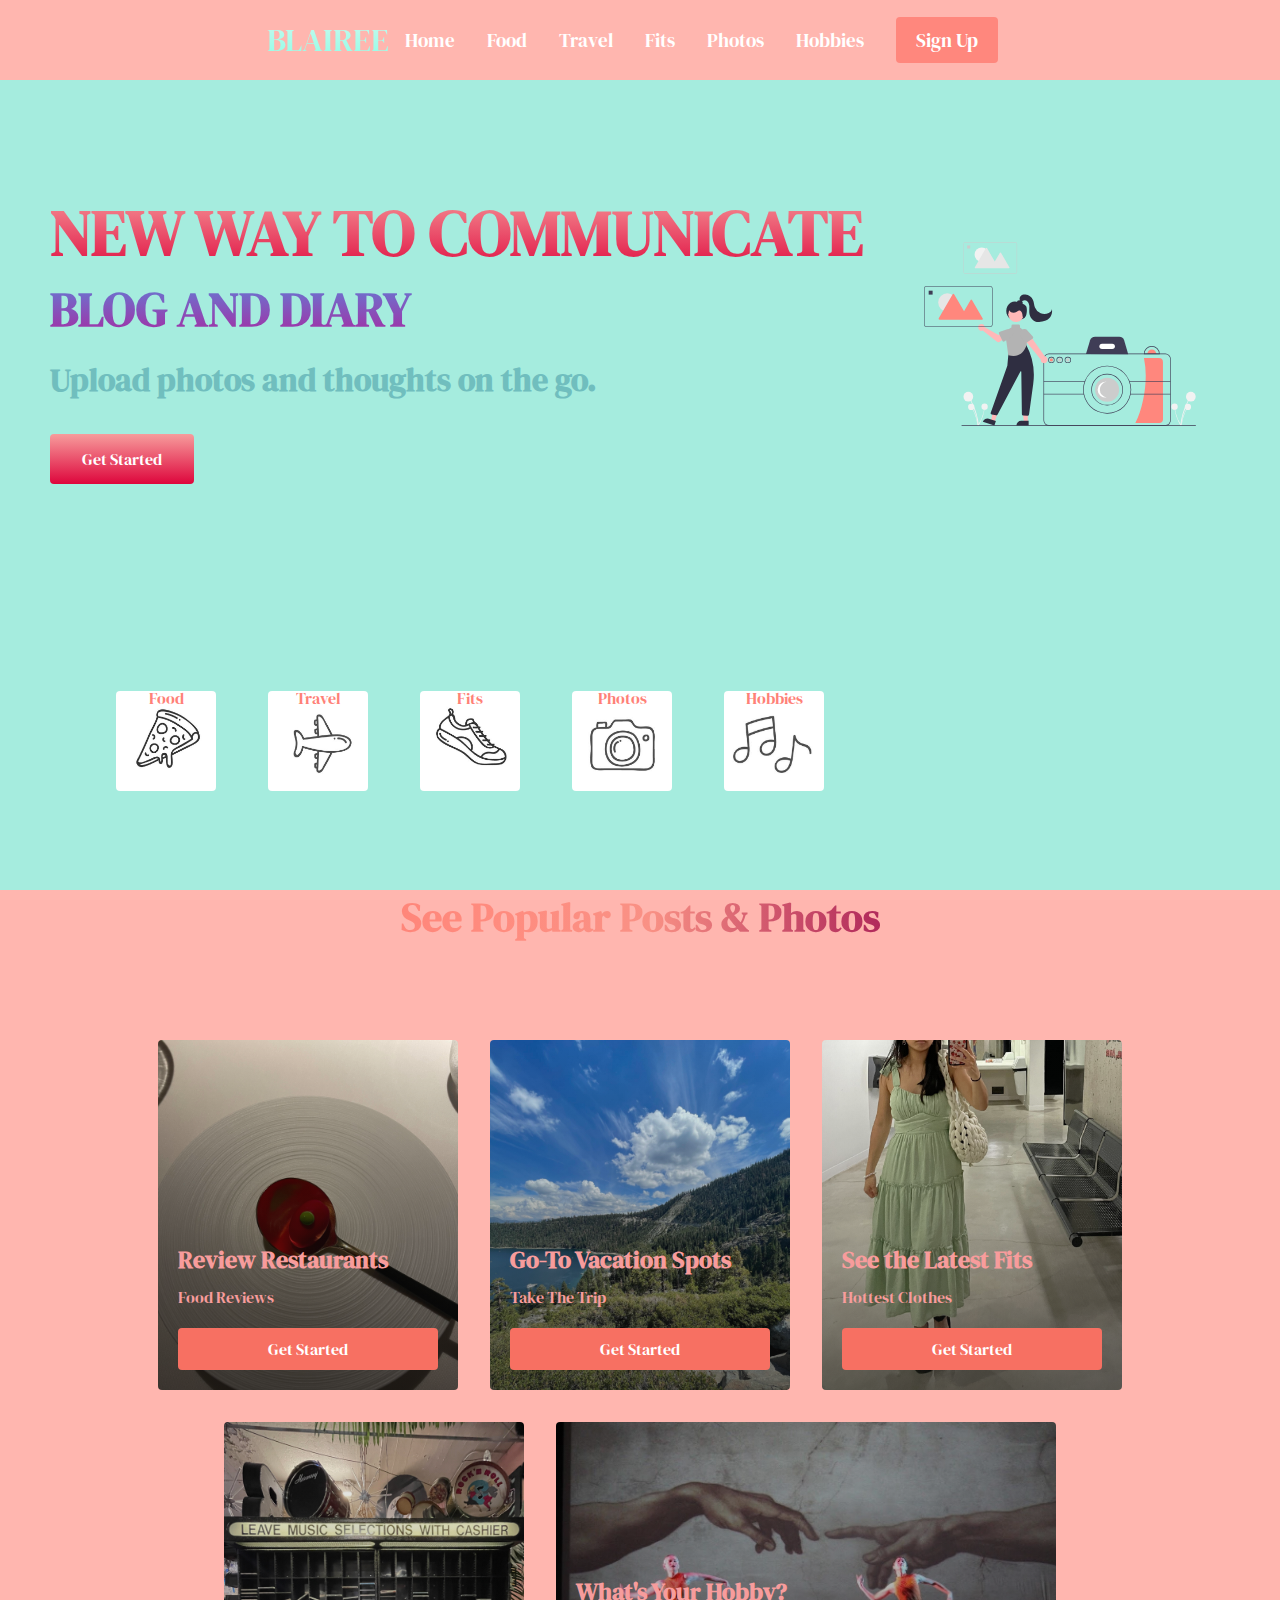
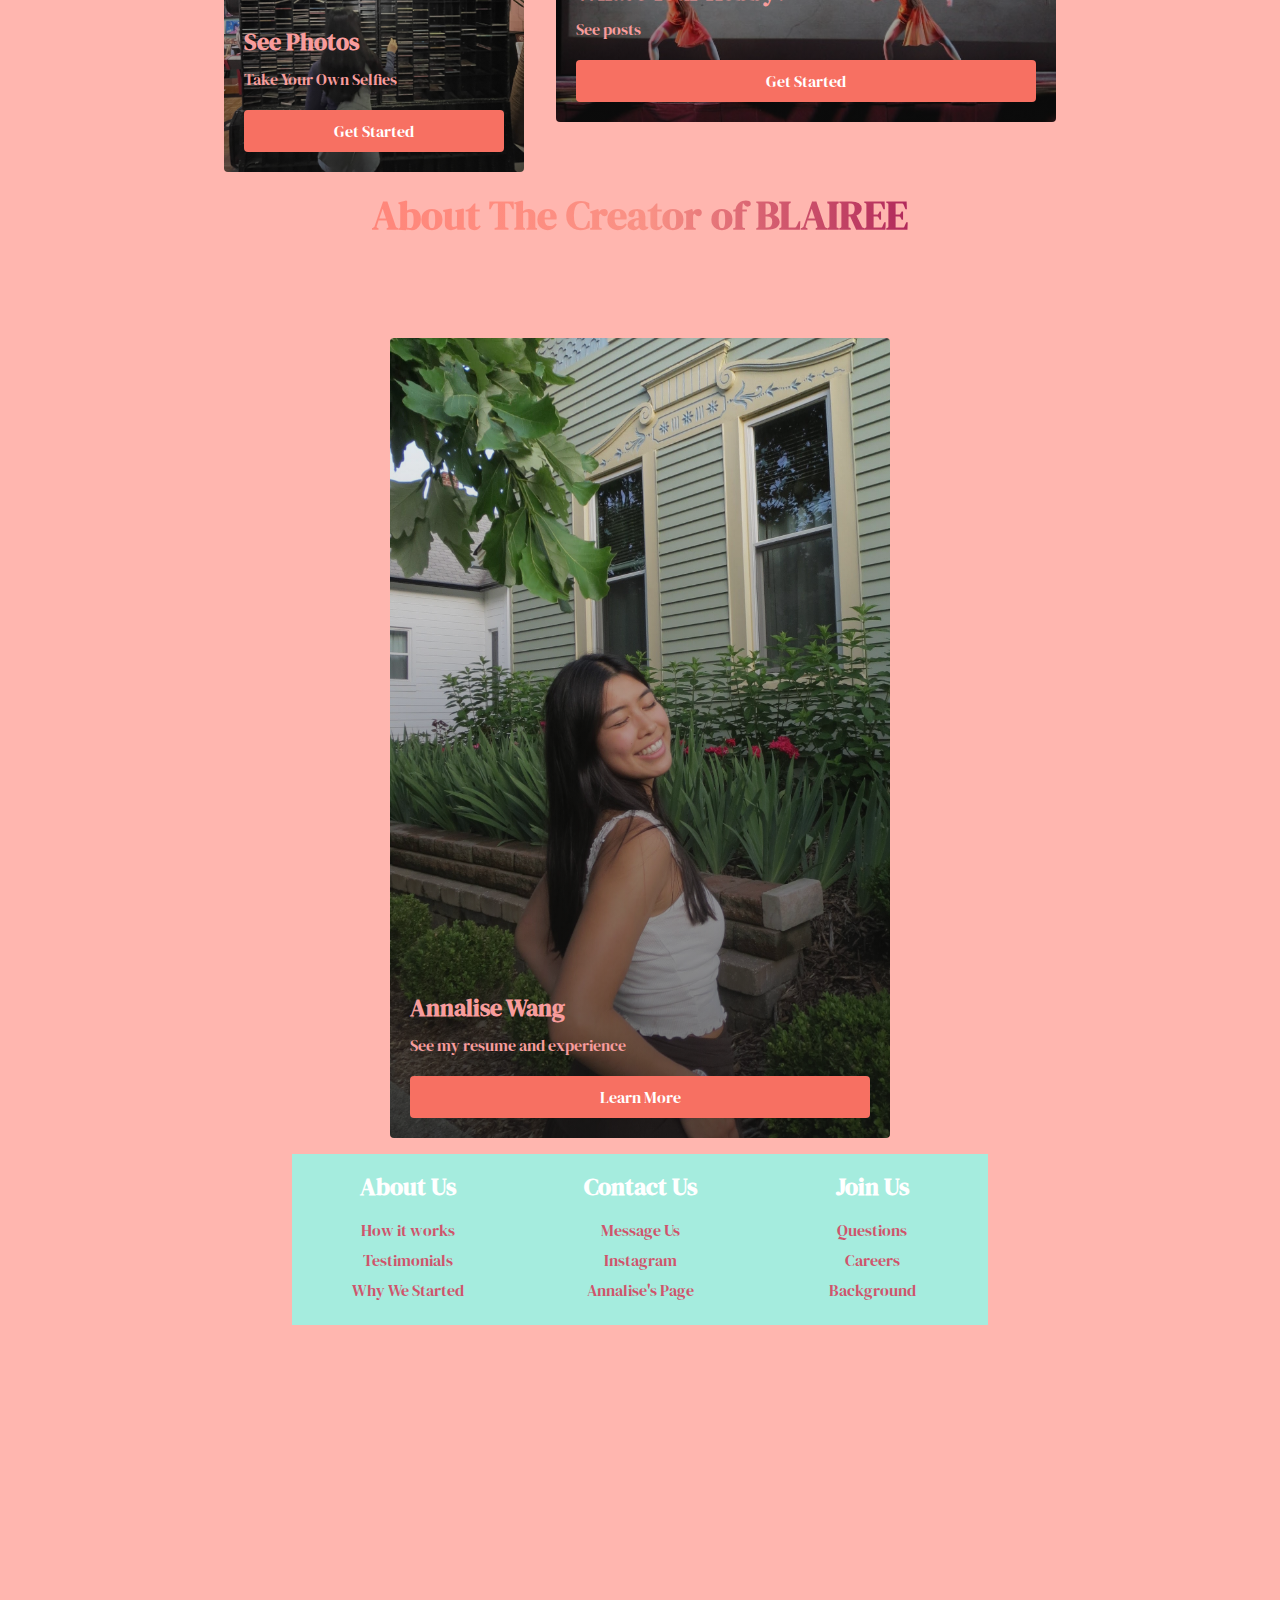
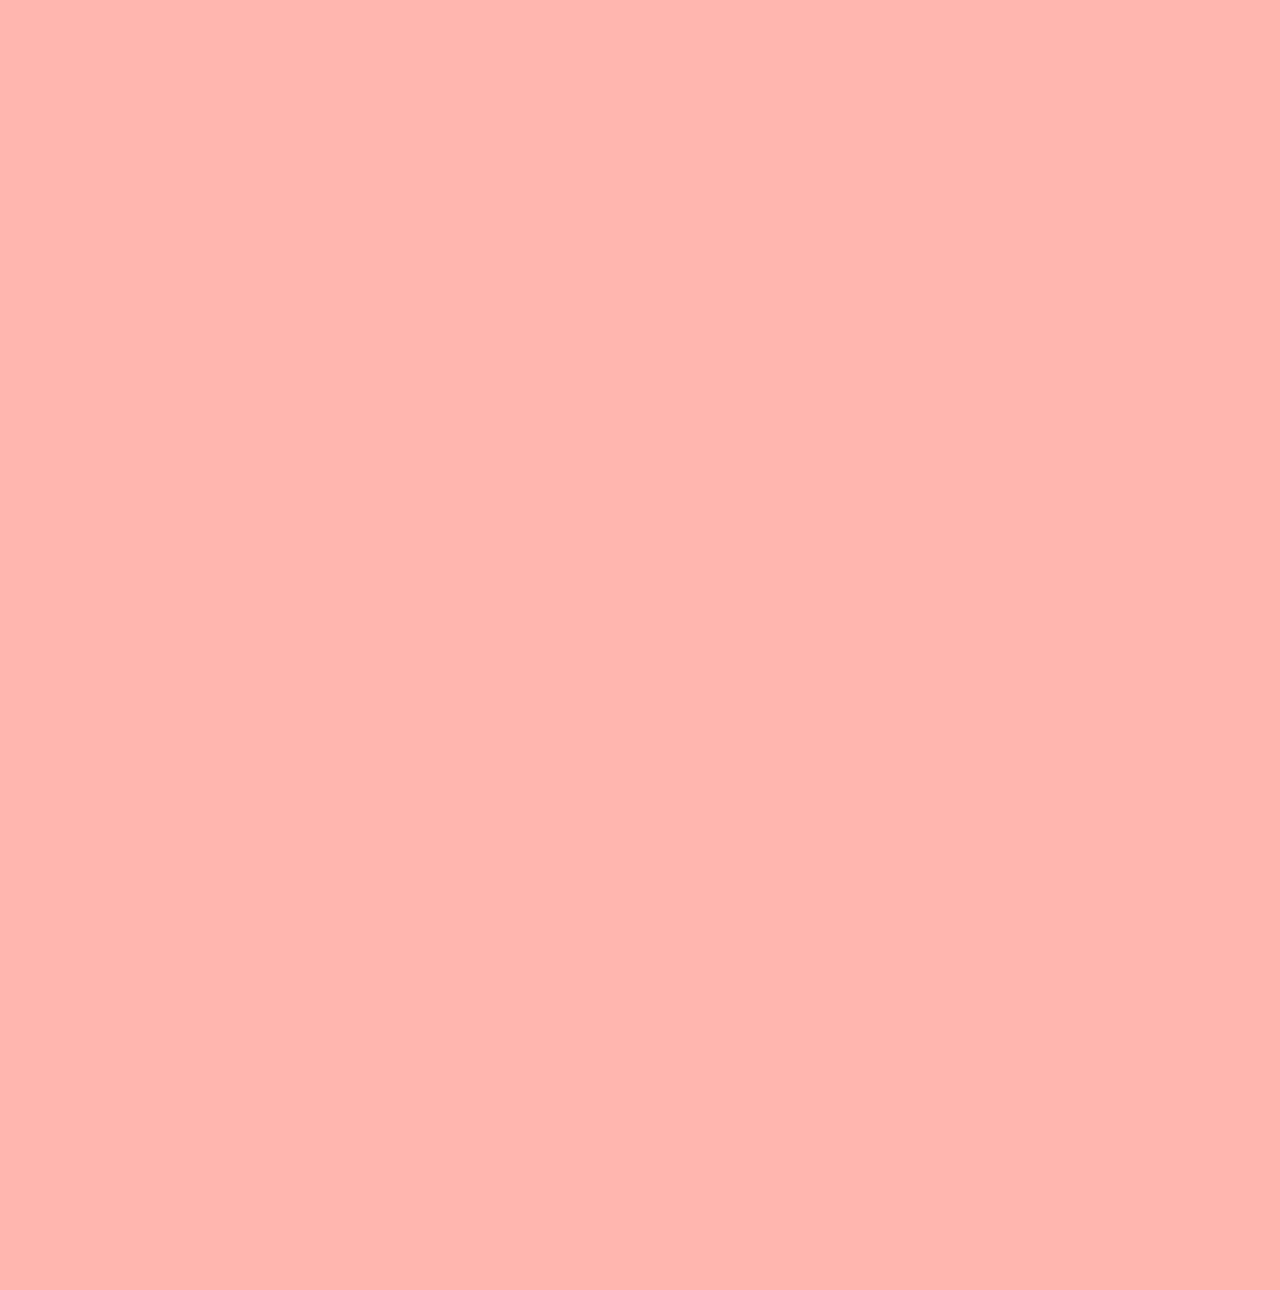
<file: index.html>
<!DOCTYPE html>
<html lang="en">
    <head>
        <meta charset="UTF-8"/>
        <meta name="viewport" content="width=device-width, initial-scale=1.0"/>
        <title>BLAIREE Website</title>
        <link rel="stylesheet" href="styles.css"/>

        <link rel="preconnect" href="https://fonts.googleapis.com">
        <link rel="preconnect" href="https://fonts.gstatic.com" crossorigin>
        <link href="https://fonts.googleapis.com/css2?family=DM+Serif+Display:ital@0;1&display=swap"
         rel="stylesheet">
    </head>
    <body>
        <!-- Navbar Section-->
        <nav class="navbar">
            <div class="navbar__container">
                <a href="/" id="navbar__logo">BLAIREE</a>
                <div class="navbar__toggle" id="mobile-menu">
                    <span class="bar"></span>
                    <span class="bar"></span>
                    <span class="bar"></span>
                    <span class="bar"></span>
                    <span class="bar"></span>
                    <span class="bar"></span>
                </div>
                <ul class="navbar__menu">
                    <li class="navbar__item">
                        <a href="/" class="navbar__links">Home</a>
                    </li>
                    <li class="navbar__item">
                        <a href="/food.html" class="navbar__links">Food</a>
                    </li>
                    <li class="navbar__item">
                        <a href="/travel.html" class="navbar__links">Travel</a>
                    </li>
                    <li class="navbar__item">
                        <a href="/fits.html" class="navbar__links">Fits</a>
                    </li>
                    <li class="navbar__item">
                        <a href="/photos.html" class="navbar__links">Photos</a>
                    </li>
                    <li class="navbar__item">
                        <a href="/hobbies.html" class="navbar__links">Hobbies</a>
                    </li>
                    <li class="navbar__btn">
                        <a href="signup.php" class="button">Sign Up</a>
                    </li>
                </ul>
            </div>
        </nav>

        <!-- Hero Section-->
         <div class = "main">
            <div class="main__container">
                <div class="main__content">
                    <h1>NEW WAY TO COMMUNICATE</h1>
                    <h2>BLOG AND DIARY</h2>
                    <p>Upload photos and thoughts on the go.</p>
                
                    <button class="main__btn"><a href="/">Get Started</a>
                    </button>

                </div>
                <div class="main__img--container">
                    <img src="images/photos.svg" alt="pic" id="main__img">
                </div>


                <div class="icons__container">
                    <ul class="icons__menu">
                        <li class="icons__item">
                            <a href="/food.html" class="icons__links">Food</a>
                        </li>
                        <li class="icons__item">
                            <a href="/travel.html" class="icons__links">Travel</a>
                        </li>
                        <li class="icons__item">
                            <a href="/fits.html" class="icons__links">Fits</a>
                        </li>
                        <li class="icons__item">
                            <a href="/photos.html" class="icons__links">Photos</a>
                        </li>
                        <li class="icons__item">
                            <a href="/hobbies.html" class="icons__links">Hobbies</a>
                        </li>
                       
                    </ul>
                </div>

            </div>  
         </div>



         <!-- Services Section -->
          <div class="services">
            <h1>See Popular Posts & Photos</h1>
            <div class="services__container">
                <div class="services__card">
                    <h2>Review Restaurants</h2>
                    <p>Food Reviews</p>
                    <button>Get Started</button>
                </div>

                <div class="services__card">
                    <h2>Go-To Vacation Spots</h2>
                    <p>Take The Trip</p>
                    <button>Get Started</button>
                </div>

                <div class="services__card">
                    <h2>See the Latest Fits</h2>
                    <p>Hottest Clothes</p>
                    <button>Get Started</button>
                </div>

                <div class="services__card">
                    <h2>See Photos</h2>
                    <p>Take Your Own Selfies</p>
                    <button>Get Started</button>
                </div>

                <div class="services__card">
                    <h2>What's Your Hobby?</h2>
                    <p>See posts</p>
                    <button>Get Started</button>
                </div>
            </div>

        <!-- ABOUT ME SECTION?-->
        
        
        <div class="creator">
            <h1>About The Creator of BLAIREE</h1>
            <div class="creator__container">
                <div class="creator__card">
                    <h2>Annalise Wang</h2>
                    <p>See my resume and experience</p>
                    <button>Learn More</button>
                </div>

                <!-- <div class="creator__card">
                    <h2>Jorge Barco</h2>
                    <p>See my resume and experience</p>
                    <button>Learn More</button>
                </div> -->
            </div>

             <!-- Footer Section -->
        <div class="footer__container">
            <div class="footer__links">
                <div class="footer__link--wrapper">
                    <div class="footer__link--items">
                        <h2>About Us</h2>
                        <a href="/">How it works</a>
                        <a href="/">Testimonials</a>
                        <a href="/">Why We Started</a>
                    </div>

                    <div class="footer__link--items">
                        <h2>Contact Us</h2>
                        <a href="/">Message Us</a>
                        <a href="/">Instagram</a>
                        <a href="/">Annalise's Page</a>
                        
                    </div>

                    <div class="footer__link--items">
                        <h2>Join Us</h2>
                        <a href="/">Questions</a>
                        <a href="/">Careers</a>
                        <a href="/">Background</a>
                    </div>
                </div>
            </div>  
        </div>
        <script src = "app.js"></script>
    </body> 
</html>
</file>
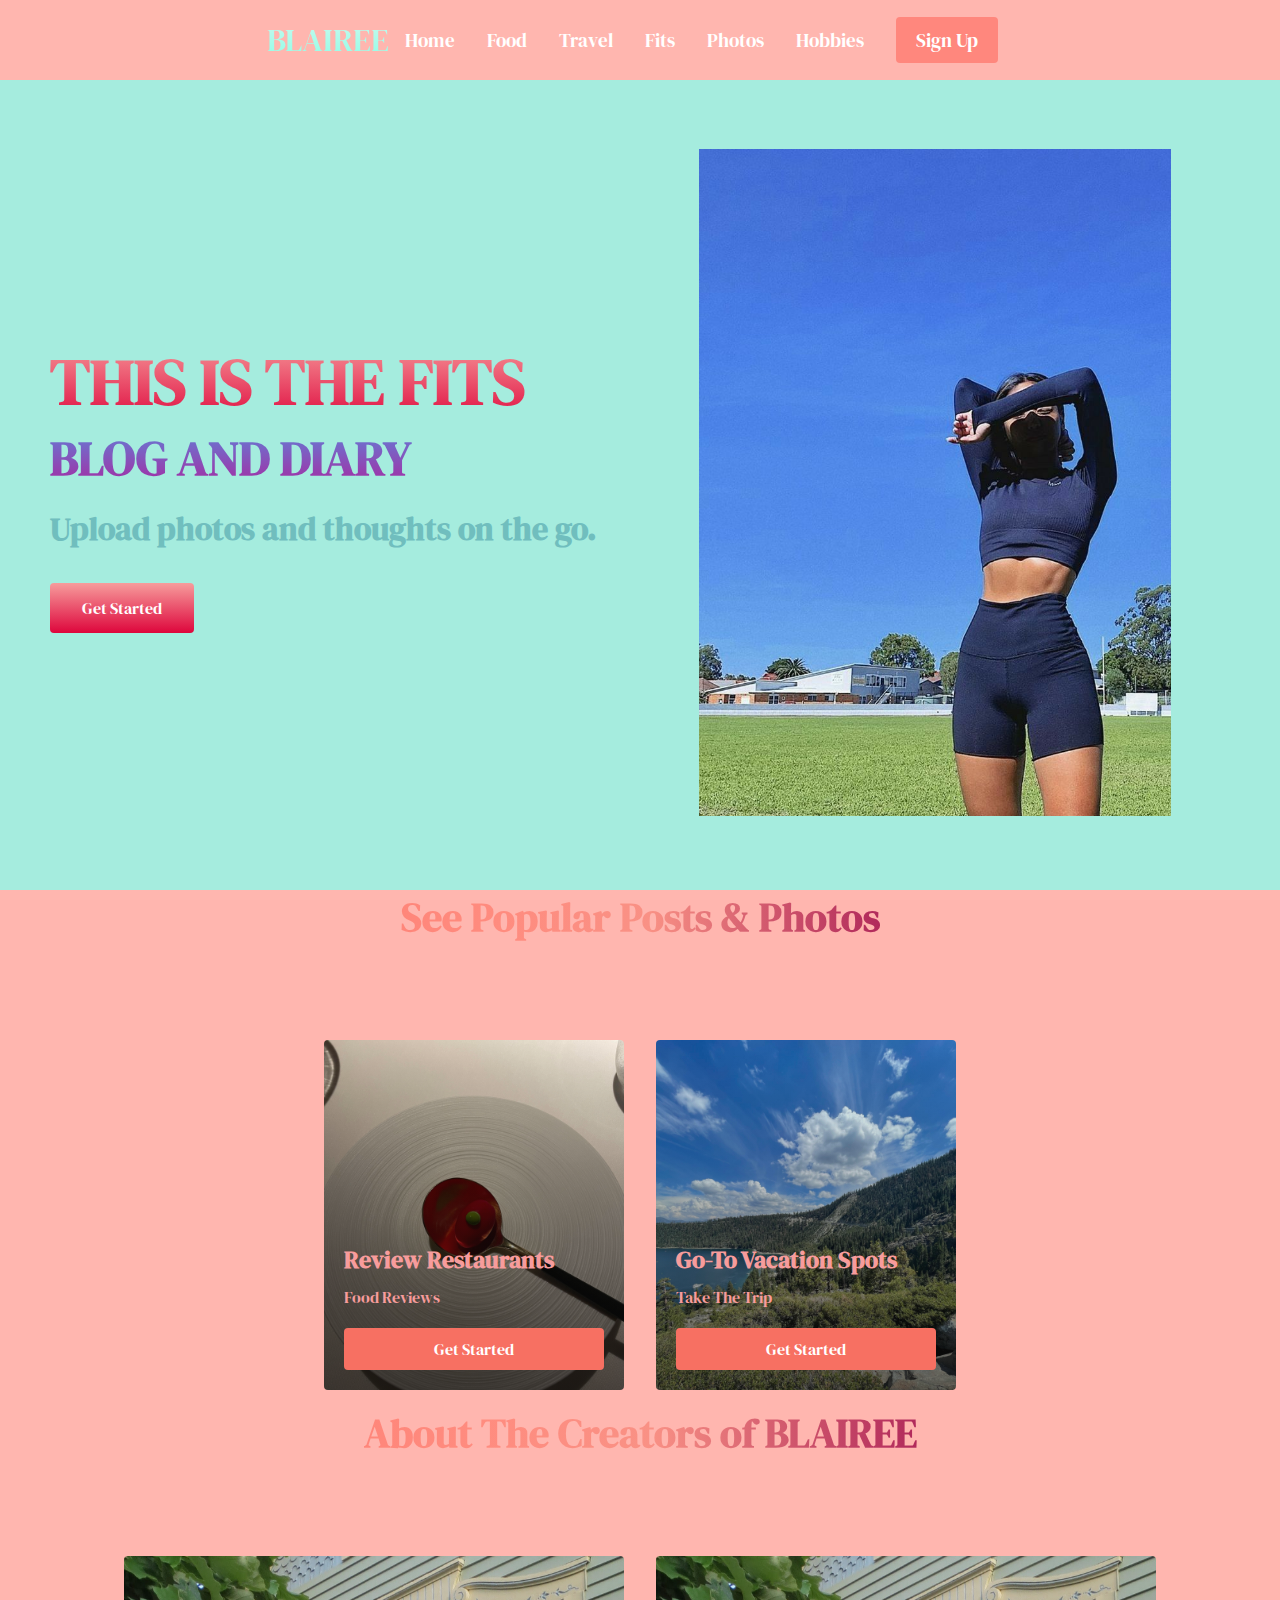
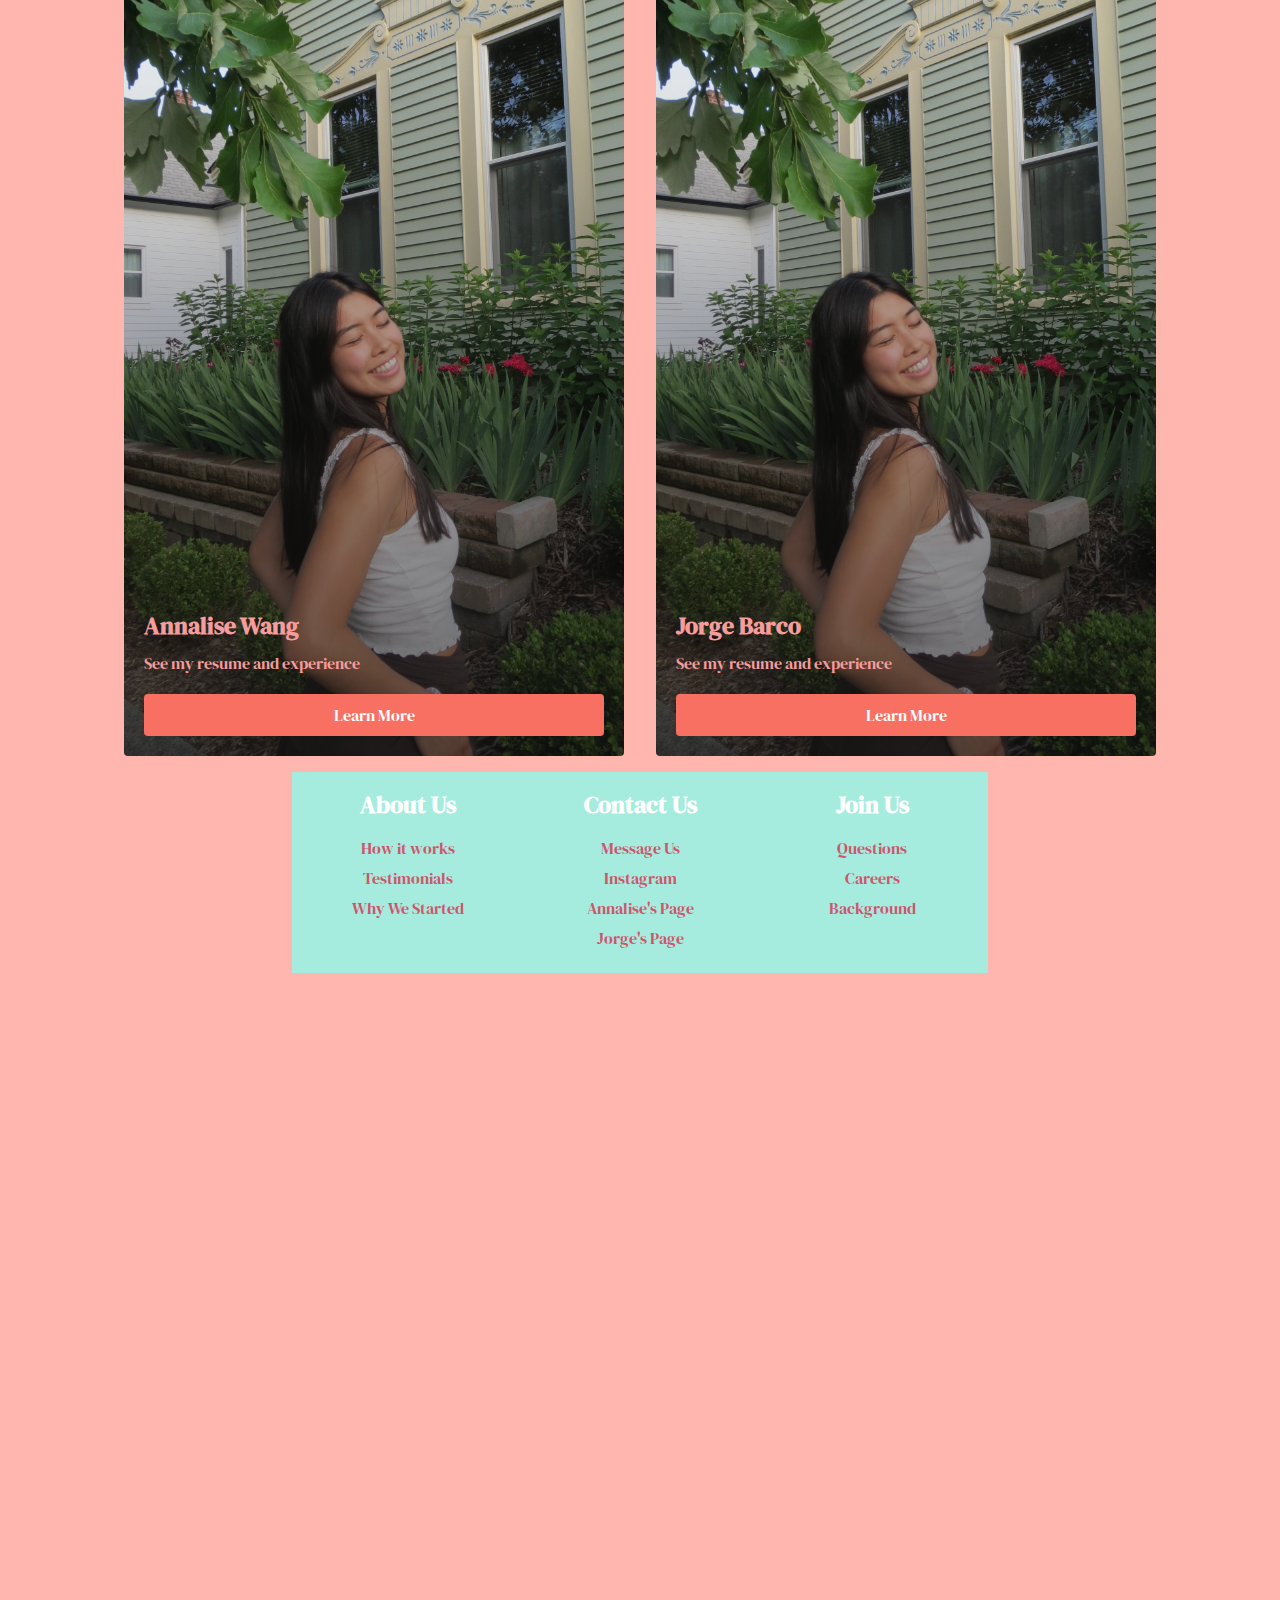
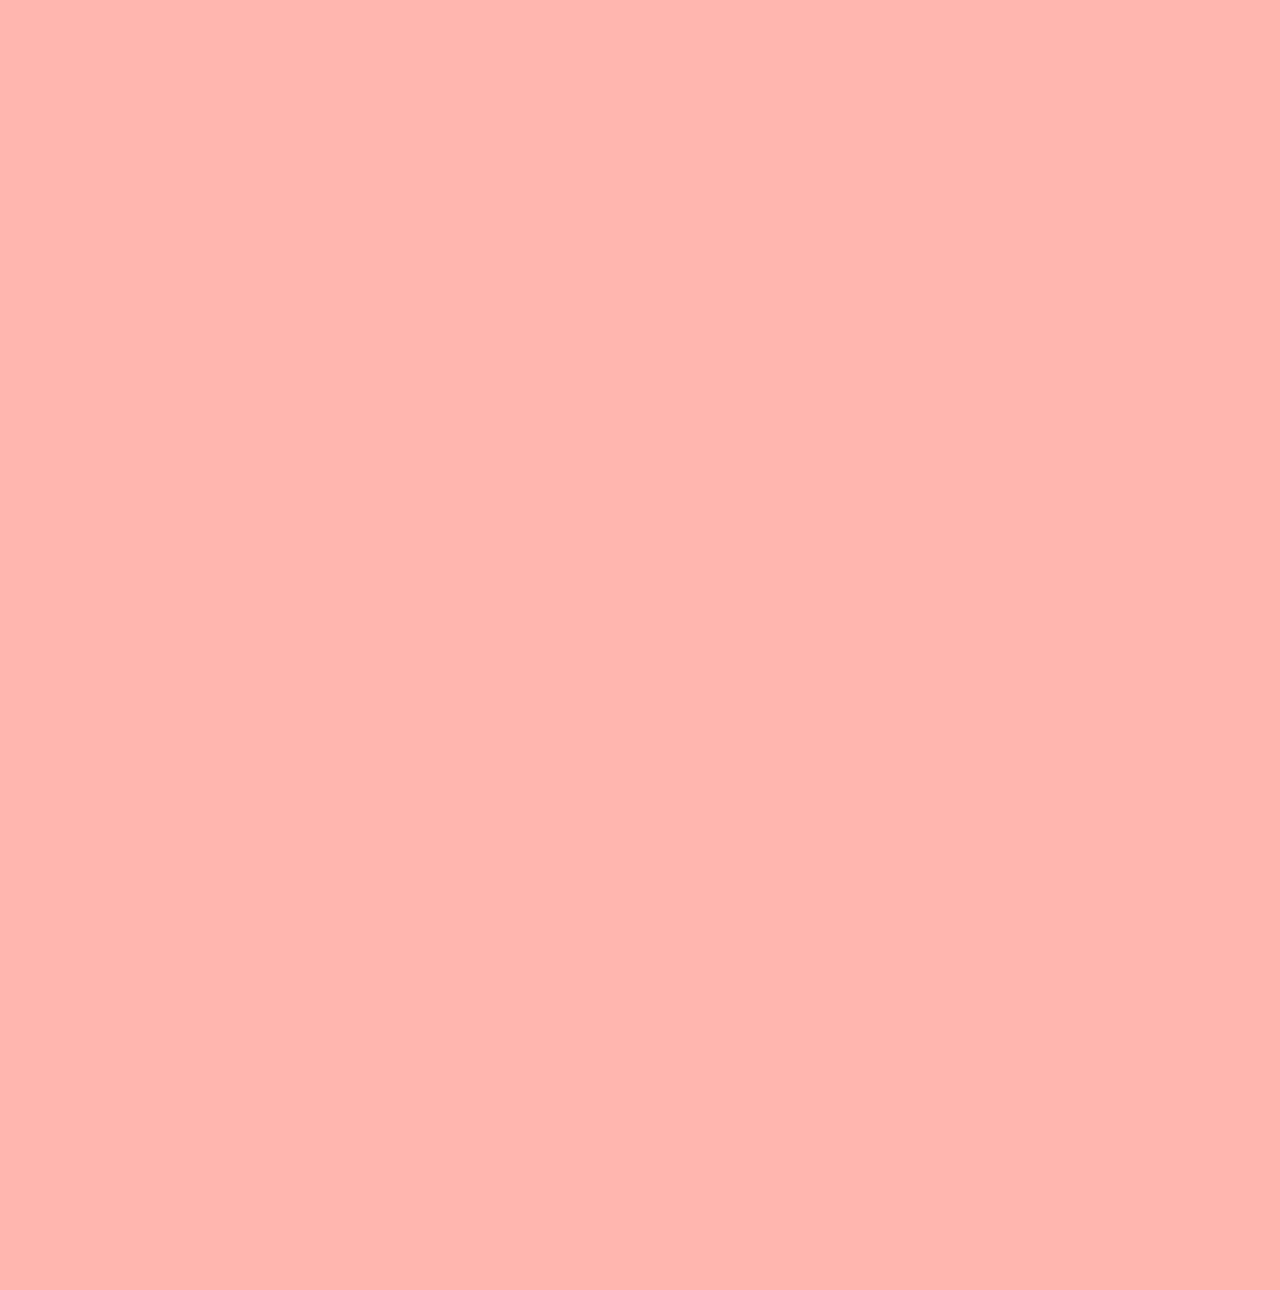
<file: fits.html>
<!DOCTYPE html>
<html lang="en">
    <head>
        <meta charset="UTF-8"/>
        <meta name="viewport" content="width=device-width, initial-scale=1.0"/>
        <title>BLAIREE Website</title>
        <link rel="stylesheet" href="styles.css"/>

        <link rel="preconnect" href="https://fonts.googleapis.com">
        <link rel="preconnect" href="https://fonts.gstatic.com" crossorigin>
        <link href="https://fonts.googleapis.com/css2?family=DM+Serif+Display:ital@0;1&display=swap"
         rel="stylesheet">
    </head>
    <body>
        <!-- Navbar Section-->
        <nav class="navbar">
            <div class="navbar__container">
                <a href="/" id="navbar__logo">BLAIREE</a>
                <div class="navbar__toggle" id="mobile-menu">
                    <span class="bar"></span>
                    <span class="bar"></span>
                    <span class="bar"></span>
                    <span class="bar"></span>
                    <span class="bar"></span>
                    <span class="bar"></span>
                </div>
                <ul class="navbar__menu">
                    <li class="navbar__item">
                        <a href="/" class="navbar__links">Home</a>
                    </li>
                    <li class="navbar__item">
                        <a href="/food.html" class="navbar__links">Food</a>
                    </li>
                    <li class="navbar__item">
                        <a href="/travel.html" class="navbar__links">Travel</a>
                    </li>
                    <li class="navbar__item">
                        <a href="/fits.html" class="navbar__links">Fits</a>
                    </li>
                    <li class="navbar__item">
                        <a href="/photos.html" class="navbar__links">Photos</a>
                    </li>
                    <li class="navbar__item">
                        <a href="/hobbies.html" class="navbar__links">Hobbies</a>
                    </li>
                    <li class="navbar__btn">
                        <a href="/" class="button">Sign Up</a>
                    </li>
                </ul>
            </div>
        </nav>

        <!-- Hero Section-->
         <div class = "main">
            <div class="main__container">
                <div class="main__content">
                    <h1>THIS IS THE FITS</h1>
                    <h2>BLOG AND DIARY</h2>
                    <p>Upload photos and thoughts on the go.</p>
                
                    <button class="main__btn"><a href="/">Get Started</a>
                    </button>

                </div>
                <div class="main__img--container">
                    <img src="images/fitpage.jpg" alt="pic" id="main__img">
                </div>

            </div>  
         </div>



         <!-- Services Section -->
          <div class="services">
            <h1>See Popular Posts & Photos</h1>
            <div class="services__container">
                <div class="services__card">
                    <h2>Review Restaurants</h2>
                    <p>Food Reviews</p>
                    <button>Get Started</button>
                </div>

                <div class="services__card">
                    <h2>Go-To Vacation Spots</h2>
                    <p>Take The Trip</p>
                    <button>Get Started</button>
                </div>
            </div>

        <!-- ABOUT ME SECTION?-->
        
        <!-- Services Section -->
        <div class="creator">
            <h1>About The Creators of BLAIREE</h1>
            <div class="creator__container">
                <div class="creator__card">
                    <h2>Annalise Wang</h2>
                    <p>See my resume and experience</p>
                    <button>Learn More</button>
                </div>

                <div class="creator__card">
                    <h2>Jorge Barco</h2>
                    <p>See my resume and experience</p>
                    <button>Learn More</button>
                </div>
            </div>

             <!-- Footer Section -->
        <div class="footer__container">
            <div class="footer__links">
                <div class="footer__link--wrapper">
                    <div class="footer__link--items">
                        <h2>About Us</h2>
                        <a href="/">How it works</a>
                        <a href="/">Testimonials</a>
                        <a href="/">Why We Started</a>
                    </div>

                    <div class="footer__link--items">
                        <h2>Contact Us</h2>
                        <a href="/">Message Us</a>
                        <a href="/">Instagram</a>
                        <a href="/">Annalise's Page</a>
                        <a href="/">Jorge's Page</a>
                    </div>

                    <div class="footer__link--items">
                        <h2>Join Us</h2>
                        <a href="/">Questions</a>
                        <a href="/">Careers</a>
                        <a href="/">Background</a>
                    </div>
                </div>
            </div>  
        </div>
        <script src = "app.js"></script>
    </body> 
</html>
</file>
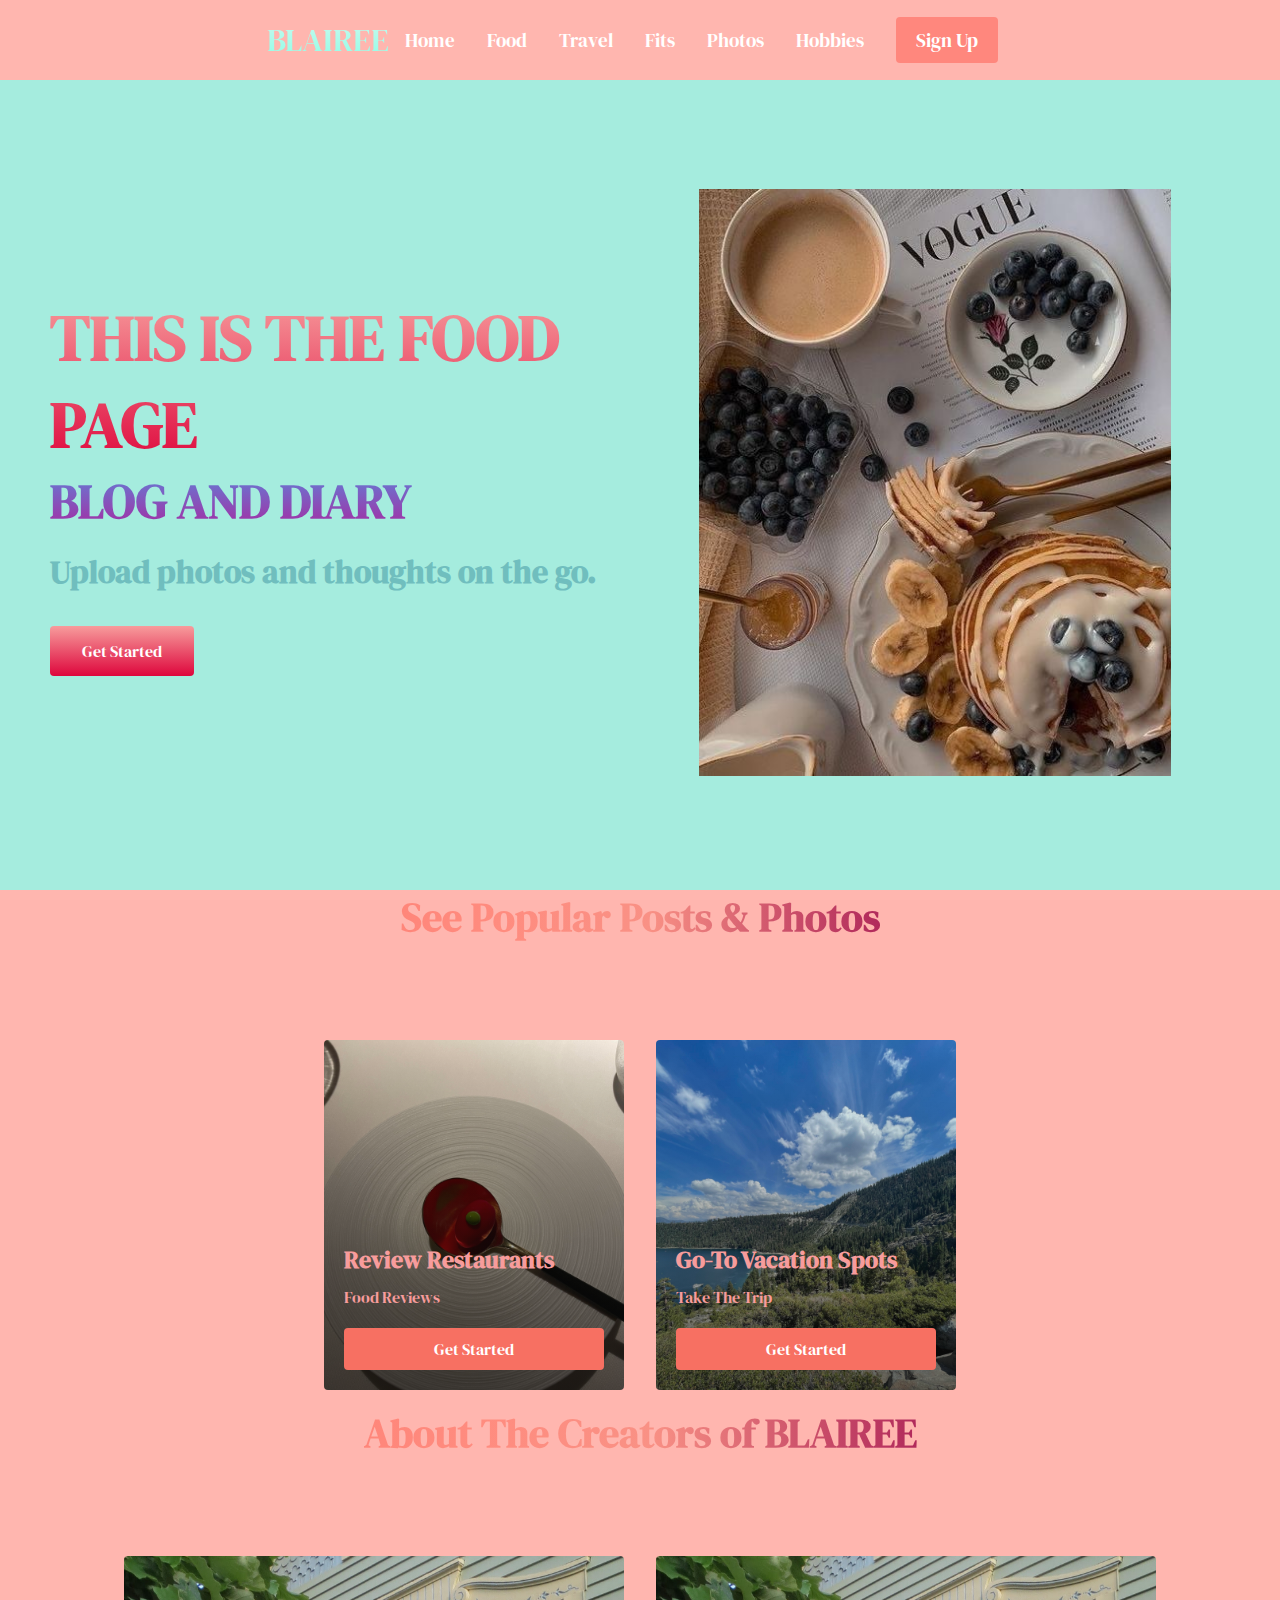
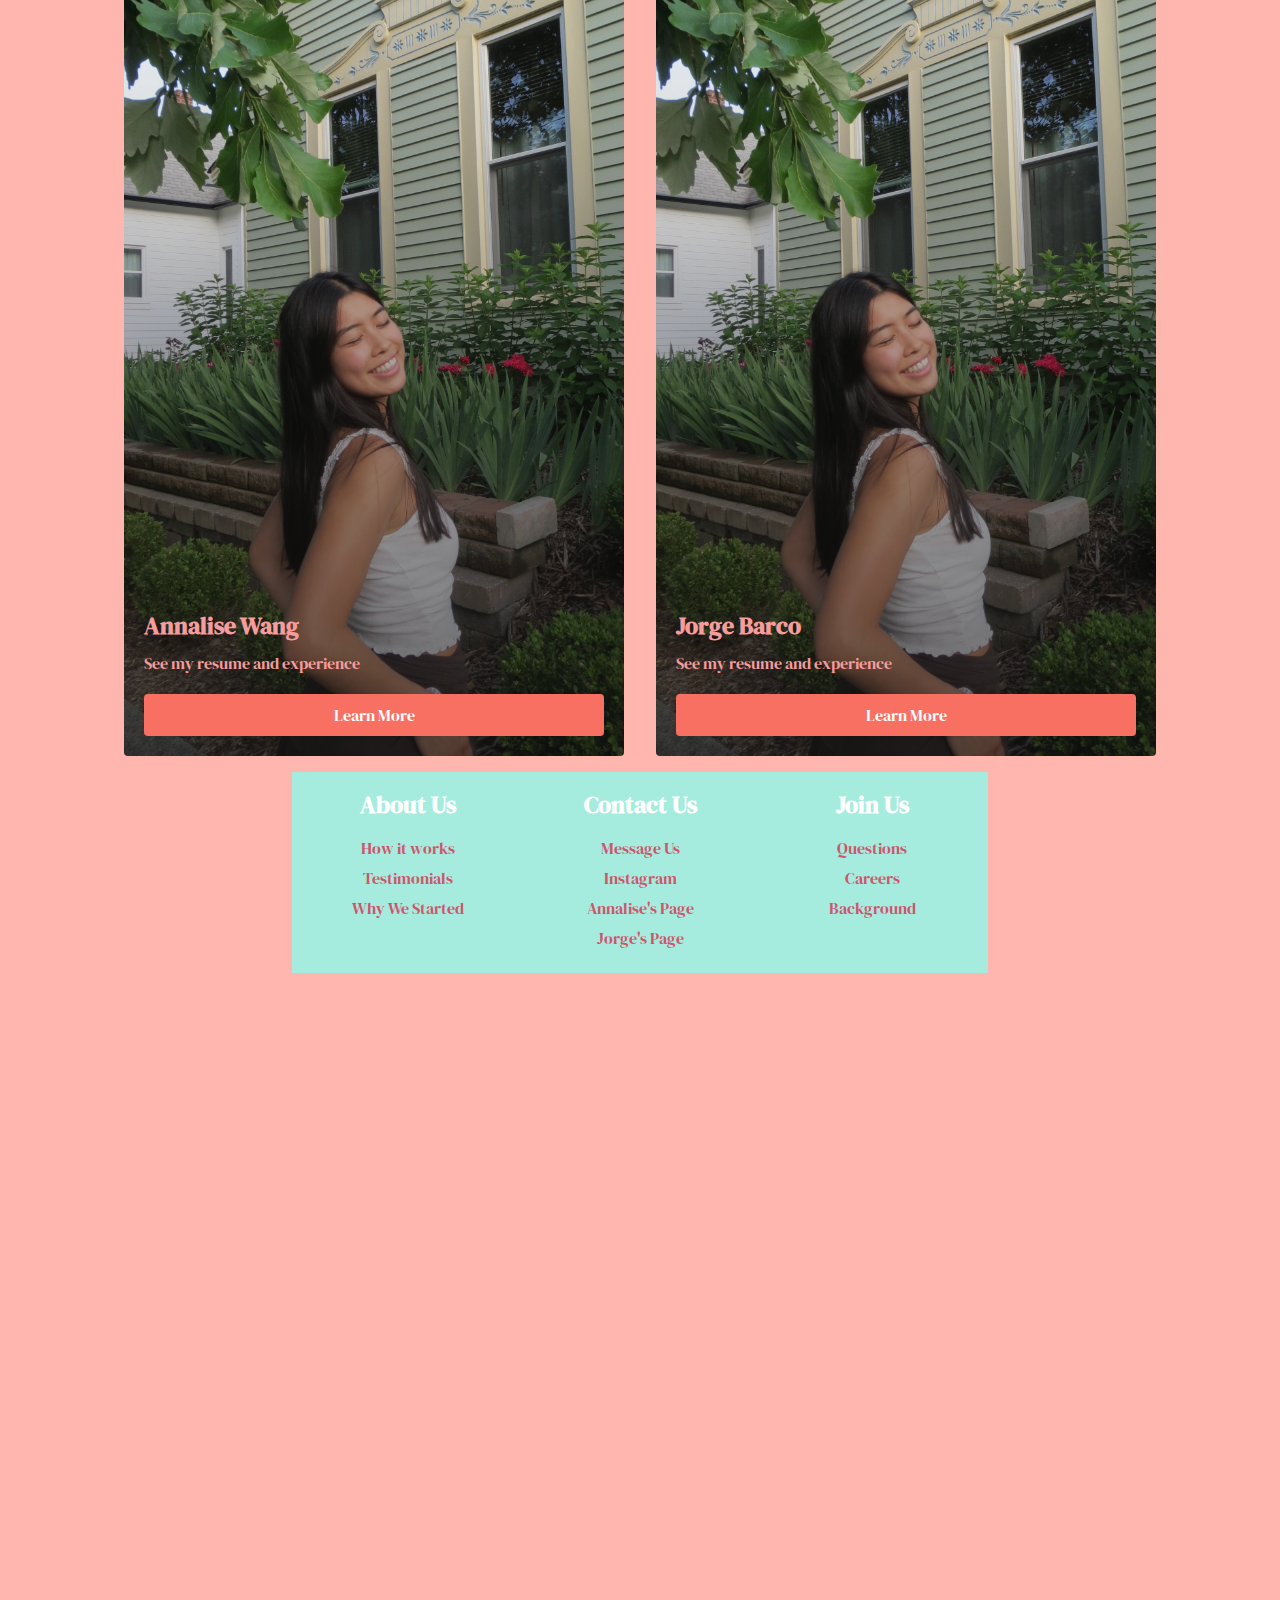
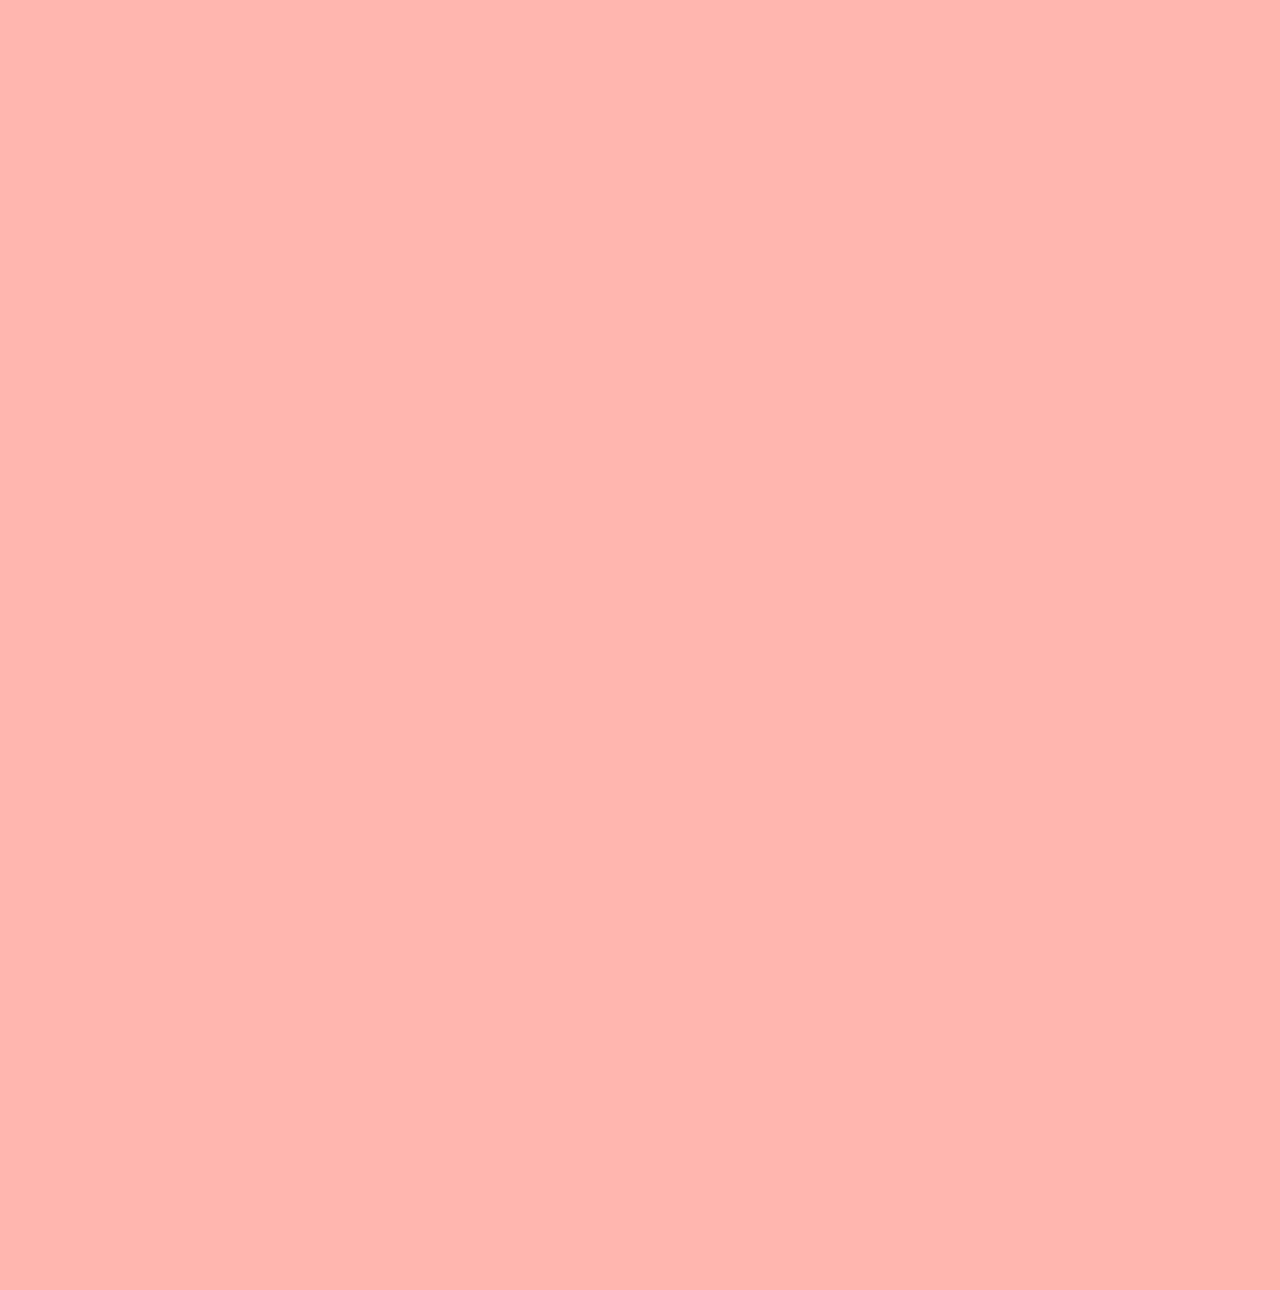
<file: food.html>
<!DOCTYPE html>
<html lang="en">
    <head>
        <meta charset="UTF-8"/>
        <meta name="viewport" content="width=device-width, initial-scale=1.0"/>
        <title>BLAIREE Website</title>
        <link rel="stylesheet" href="styles.css"/>

        <link rel="preconnect" href="https://fonts.googleapis.com">
        <link rel="preconnect" href="https://fonts.gstatic.com" crossorigin>
        <link href="https://fonts.googleapis.com/css2?family=DM+Serif+Display:ital@0;1&display=swap"
         rel="stylesheet">
    </head>
    <body>
        <!-- Navbar Section-->
        <nav class="navbar">
            <div class="navbar__container">
                <a href="/" id="navbar__logo">BLAIREE</a>
                <div class="navbar__toggle" id="mobile-menu">
                    <span class="bar"></span>
                    <span class="bar"></span>
                    <span class="bar"></span>
                    <span class="bar"></span>
                    <span class="bar"></span>
                    <span class="bar"></span>
                </div>
                <ul class="navbar__menu">
                    <li class="navbar__item">
                        <a href="/" class="navbar__links">Home</a>
                    </li>
                    <li class="navbar__item">
                        <a href="/food.html" class="navbar__links">Food</a>
                    </li>
                    <li class="navbar__item">
                        <a href="/travel.html" class="navbar__links">Travel</a>
                    </li>
                    <li class="navbar__item">
                        <a href="/fits.html" class="navbar__links">Fits</a>
                    </li>
                    <li class="navbar__item">
                        <a href="/photos.html" class="navbar__links">Photos</a>
                    </li>
                    <li class="navbar__item">
                        <a href="/hobbies.html" class="navbar__links">Hobbies</a>
                    </li>
                    <li class="navbar__btn">
                        <a href="/" class="button">Sign Up</a>
                    </li>
                </ul>
            </div>
        </nav>

        <!-- Hero Section-->
         <div class = "main">
            <div class="main__container">
                <div class="main__content">
                    <h1>THIS IS THE FOOD PAGE</h1>
                    <h2>BLOG AND DIARY</h2>
                    <p>Upload photos and thoughts on the go.</p>
                
                    <button class="main__btn"><a href="/">Get Started</a>
                    </button>

                </div>
                <div class="main__img--container">
                    <img src="images/foodpage.jpg" alt="pic" id="main__img">
                </div>

            </div>  
         </div>



         <!-- Services Section -->
          <div class="services">
            <h1>See Popular Posts & Photos</h1>
            <div class="services__container">
                <div class="services__card">
                    <h2>Review Restaurants</h2>
                    <p>Food Reviews</p>
                    <button>Get Started</button>
                </div>

                <div class="services__card">
                    <h2>Go-To Vacation Spots</h2>
                    <p>Take The Trip</p>
                    <button>Get Started</button>
                </div>
            </div>

        <!-- ABOUT ME SECTION?-->
        
        <!-- Services Section -->
        <div class="creator">
            <h1>About The Creators of BLAIREE</h1>
            <div class="creator__container">
                <div class="creator__card">
                    <h2>Annalise Wang</h2>
                    <p>See my resume and experience</p>
                    <button>Learn More</button>
                </div>

                <div class="creator__card">
                    <h2>Jorge Barco</h2>
                    <p>See my resume and experience</p>
                    <button>Learn More</button>
                </div>
            </div>

             <!-- Footer Section -->
        <div class="footer__container">
            <div class="footer__links">
                <div class="footer__link--wrapper">
                    <div class="footer__link--items">
                        <h2>About Us</h2>
                        <a href="/">How it works</a>
                        <a href="/">Testimonials</a>
                        <a href="/">Why We Started</a>
                    </div>

                    <div class="footer__link--items">
                        <h2>Contact Us</h2>
                        <a href="/">Message Us</a>
                        <a href="/">Instagram</a>
                        <a href="/">Annalise's Page</a>
                        <a href="/">Jorge's Page</a>
                    </div>

                    <div class="footer__link--items">
                        <h2>Join Us</h2>
                        <a href="/">Questions</a>
                        <a href="/">Careers</a>
                        <a href="/">Background</a>
                    </div>
                </div>
            </div>  
        </div>
        <script src = "app.js"></script>
    </body> 
</html>
</file>
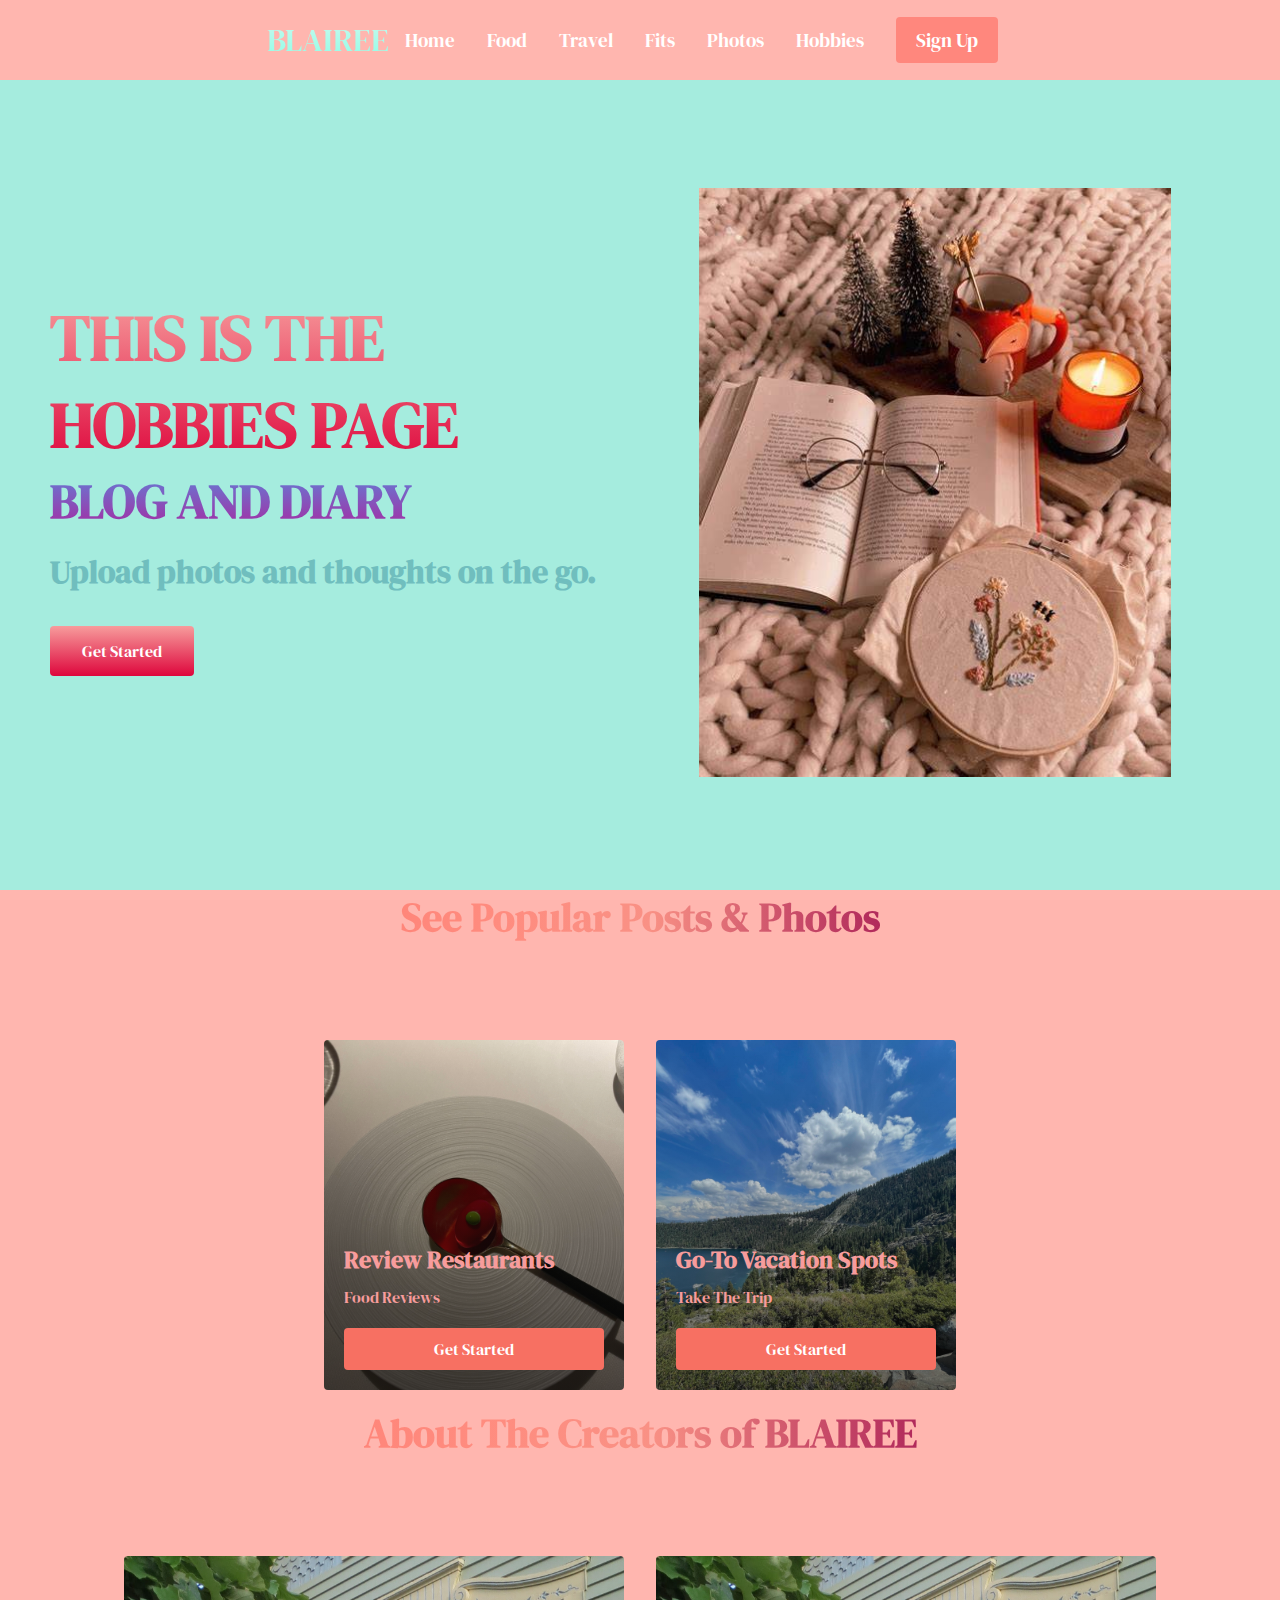
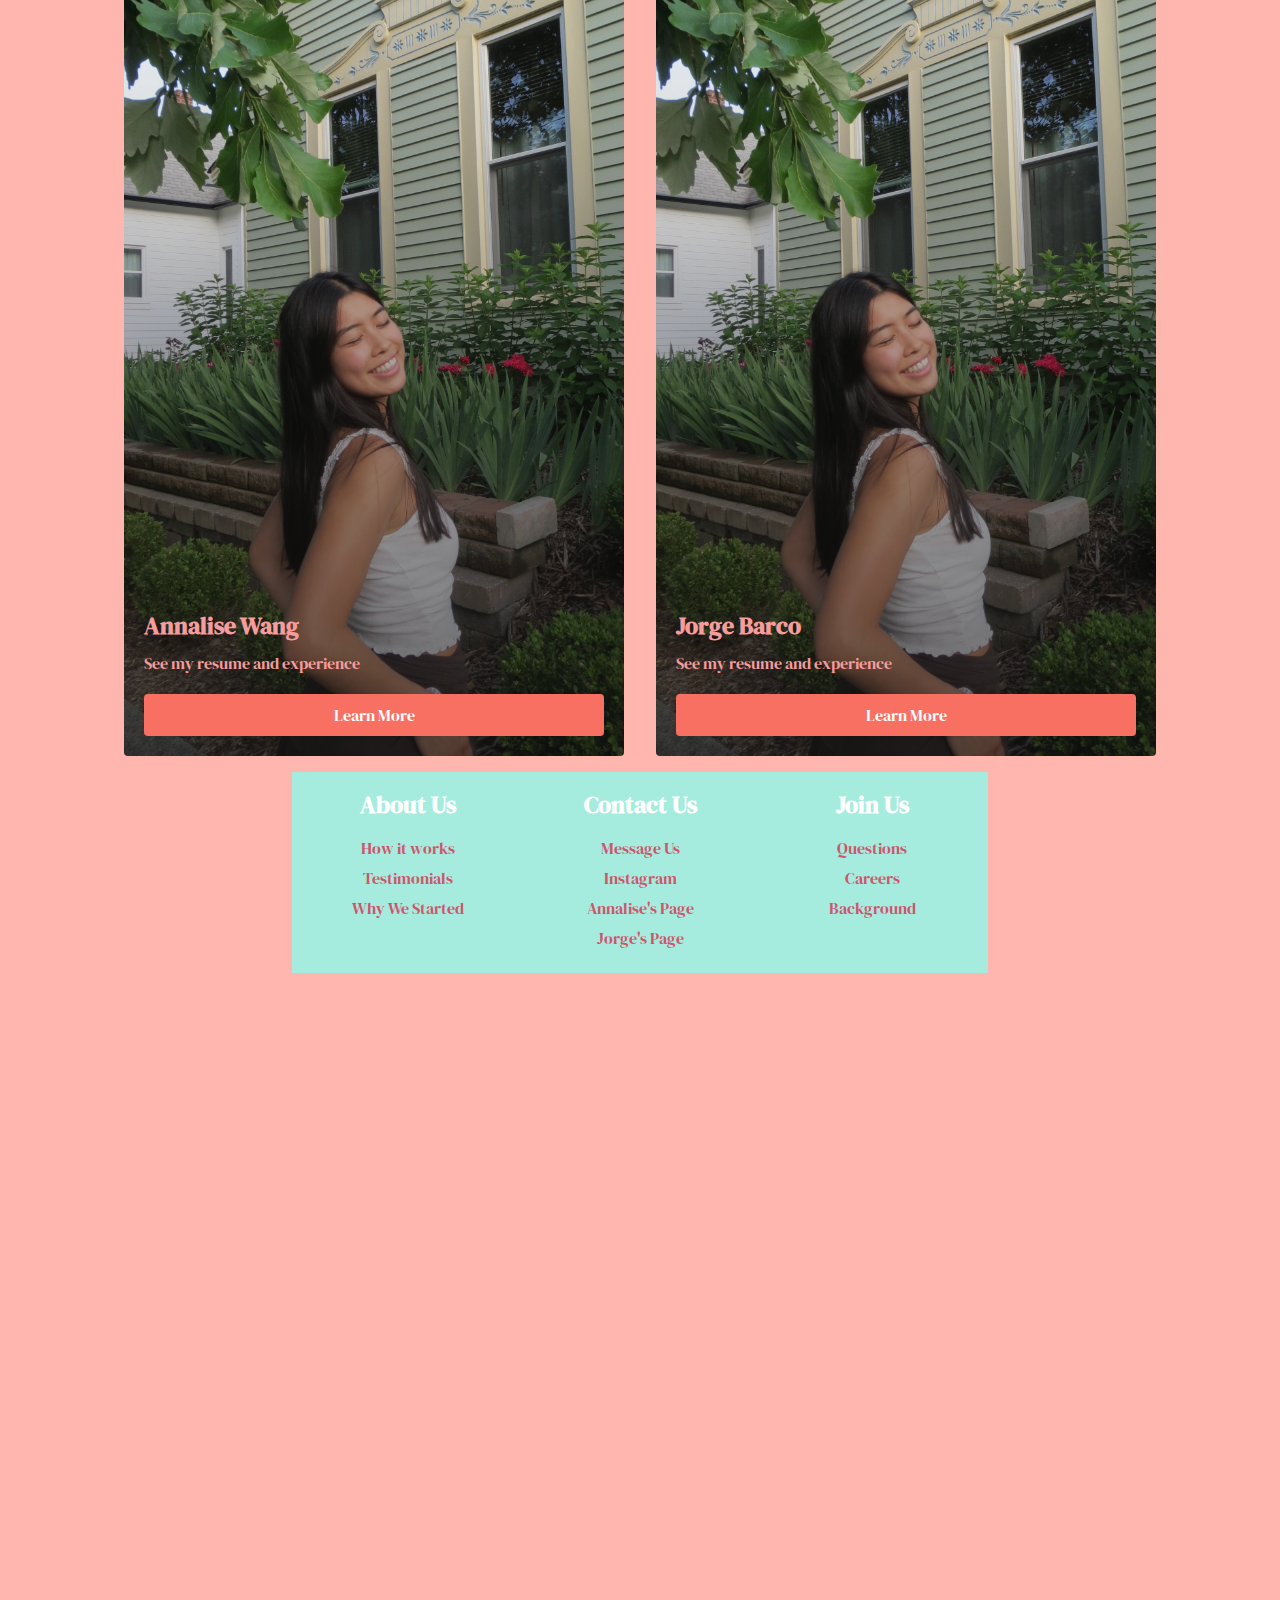
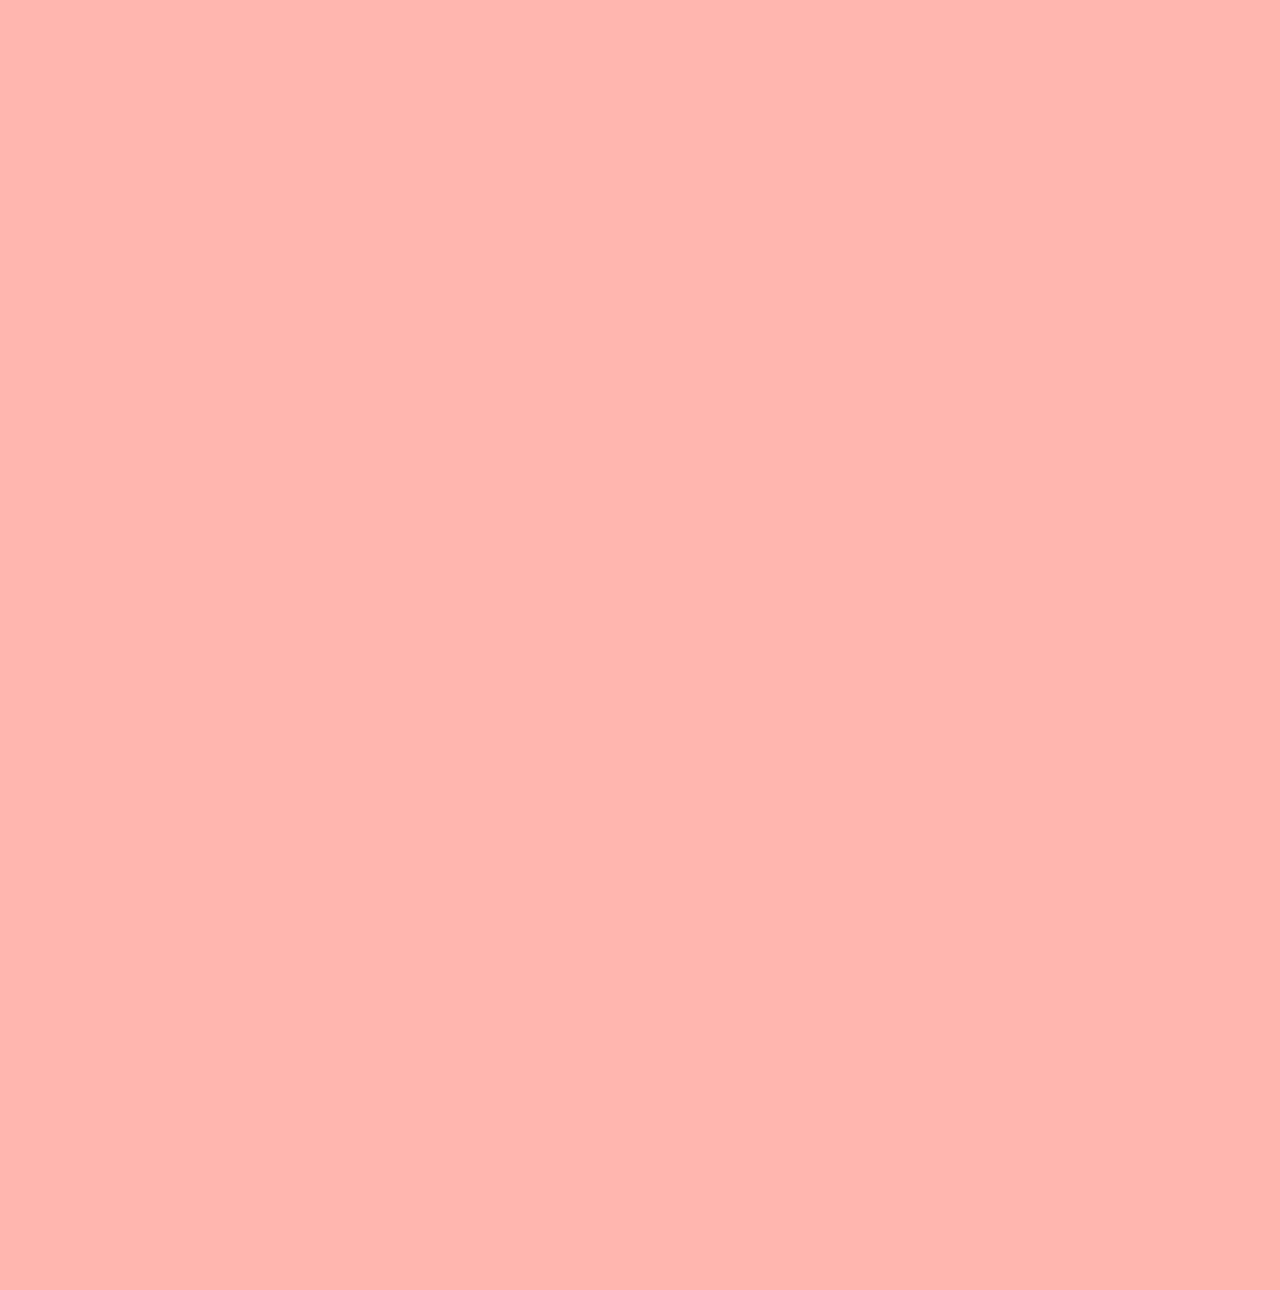
<file: hobbies.html>
<!DOCTYPE html>
<html lang="en">
    <head>
        <meta charset="UTF-8"/>
        <meta name="viewport" content="width=device-width, initial-scale=1.0"/>
        <title>BLAIREE Website</title>
        <link rel="stylesheet" href="styles.css"/>

        <link rel="preconnect" href="https://fonts.googleapis.com">
        <link rel="preconnect" href="https://fonts.gstatic.com" crossorigin>
        <link href="https://fonts.googleapis.com/css2?family=DM+Serif+Display:ital@0;1&display=swap"
         rel="stylesheet">
    </head>
    <body>
        <!-- Navbar Section-->
        <nav class="navbar">
            <div class="navbar__container">
                <a href="/" id="navbar__logo">BLAIREE</a>
                <div class="navbar__toggle" id="mobile-menu">
                    <span class="bar"></span>
                    <span class="bar"></span>
                    <span class="bar"></span>
                    <span class="bar"></span>
                    <span class="bar"></span>
                    <span class="bar"></span>
                </div>
                <ul class="navbar__menu">
                    <li class="navbar__item">
                        <a href="/" class="navbar__links">Home</a>
                    </li>
                    <li class="navbar__item">
                        <a href="/food.html" class="navbar__links">Food</a>
                    </li>
                    <li class="navbar__item">
                        <a href="/travel.html" class="navbar__links">Travel</a>
                    </li>
                    <li class="navbar__item">
                        <a href="/fits.html" class="navbar__links">Fits</a>
                    </li>
                    <li class="navbar__item">
                        <a href="/photos.html" class="navbar__links">Photos</a>
                    </li>
                    <li class="navbar__item">
                        <a href="/hobbies.html" class="navbar__links">Hobbies</a>
                    </li>
                    <li class="navbar__btn">
                        <a href="/" class="button">Sign Up</a>
                    </li>
                </ul>
            </div>
        </nav>

        <!-- Hero Section-->
         <div class = "main">
            <div class="main__container">
                <div class="main__content">
                    <h1>THIS IS THE HOBBIES PAGE</h1>
                    <h2>BLOG AND DIARY</h2>
                    <p>Upload photos and thoughts on the go.</p>
                
                    <button class="main__btn"><a href="/">Get Started</a>
                    </button>

                </div>
                <div class="main__img--container">
                    <img src="images/hobbypage.jpg" alt="pic" id="main__img">
                </div>

            </div>  
         </div>



         <!-- Services Section -->
          <div class="services">
            <h1>See Popular Posts & Photos</h1>
            <div class="services__container">
                <div class="services__card">
                    <h2>Review Restaurants</h2>
                    <p>Food Reviews</p>
                    <button>Get Started</button>
                </div>

                <div class="services__card">
                    <h2>Go-To Vacation Spots</h2>
                    <p>Take The Trip</p>
                    <button>Get Started</button>
                </div>
            </div>

        <!-- ABOUT ME SECTION?-->
        
        <!-- Services Section -->
        <div class="creator">
            <h1>About The Creators of BLAIREE</h1>
            <div class="creator__container">
                <div class="creator__card">
                    <h2>Annalise Wang</h2>
                    <p>See my resume and experience</p>
                    <button>Learn More</button>
                </div>

                <div class="creator__card">
                    <h2>Jorge Barco</h2>
                    <p>See my resume and experience</p>
                    <button>Learn More</button>
                </div>
            </div>

             <!-- Footer Section -->
        <div class="footer__container">
            <div class="footer__links">
                <div class="footer__link--wrapper">
                    <div class="footer__link--items">
                        <h2>About Us</h2>
                        <a href="/">How it works</a>
                        <a href="/">Testimonials</a>
                        <a href="/">Why We Started</a>
                    </div>

                    <div class="footer__link--items">
                        <h2>Contact Us</h2>
                        <a href="/">Message Us</a>
                        <a href="/">Instagram</a>
                        <a href="/">Annalise's Page</a>
                        <a href="/">Jorge's Page</a>
                    </div>

                    <div class="footer__link--items">
                        <h2>Join Us</h2>
                        <a href="/">Questions</a>
                        <a href="/">Careers</a>
                        <a href="/">Background</a>
                    </div>
                </div>
            </div>  
        </div>
        <script src = "app.js"></script>
    </body> 
</html>
</file>
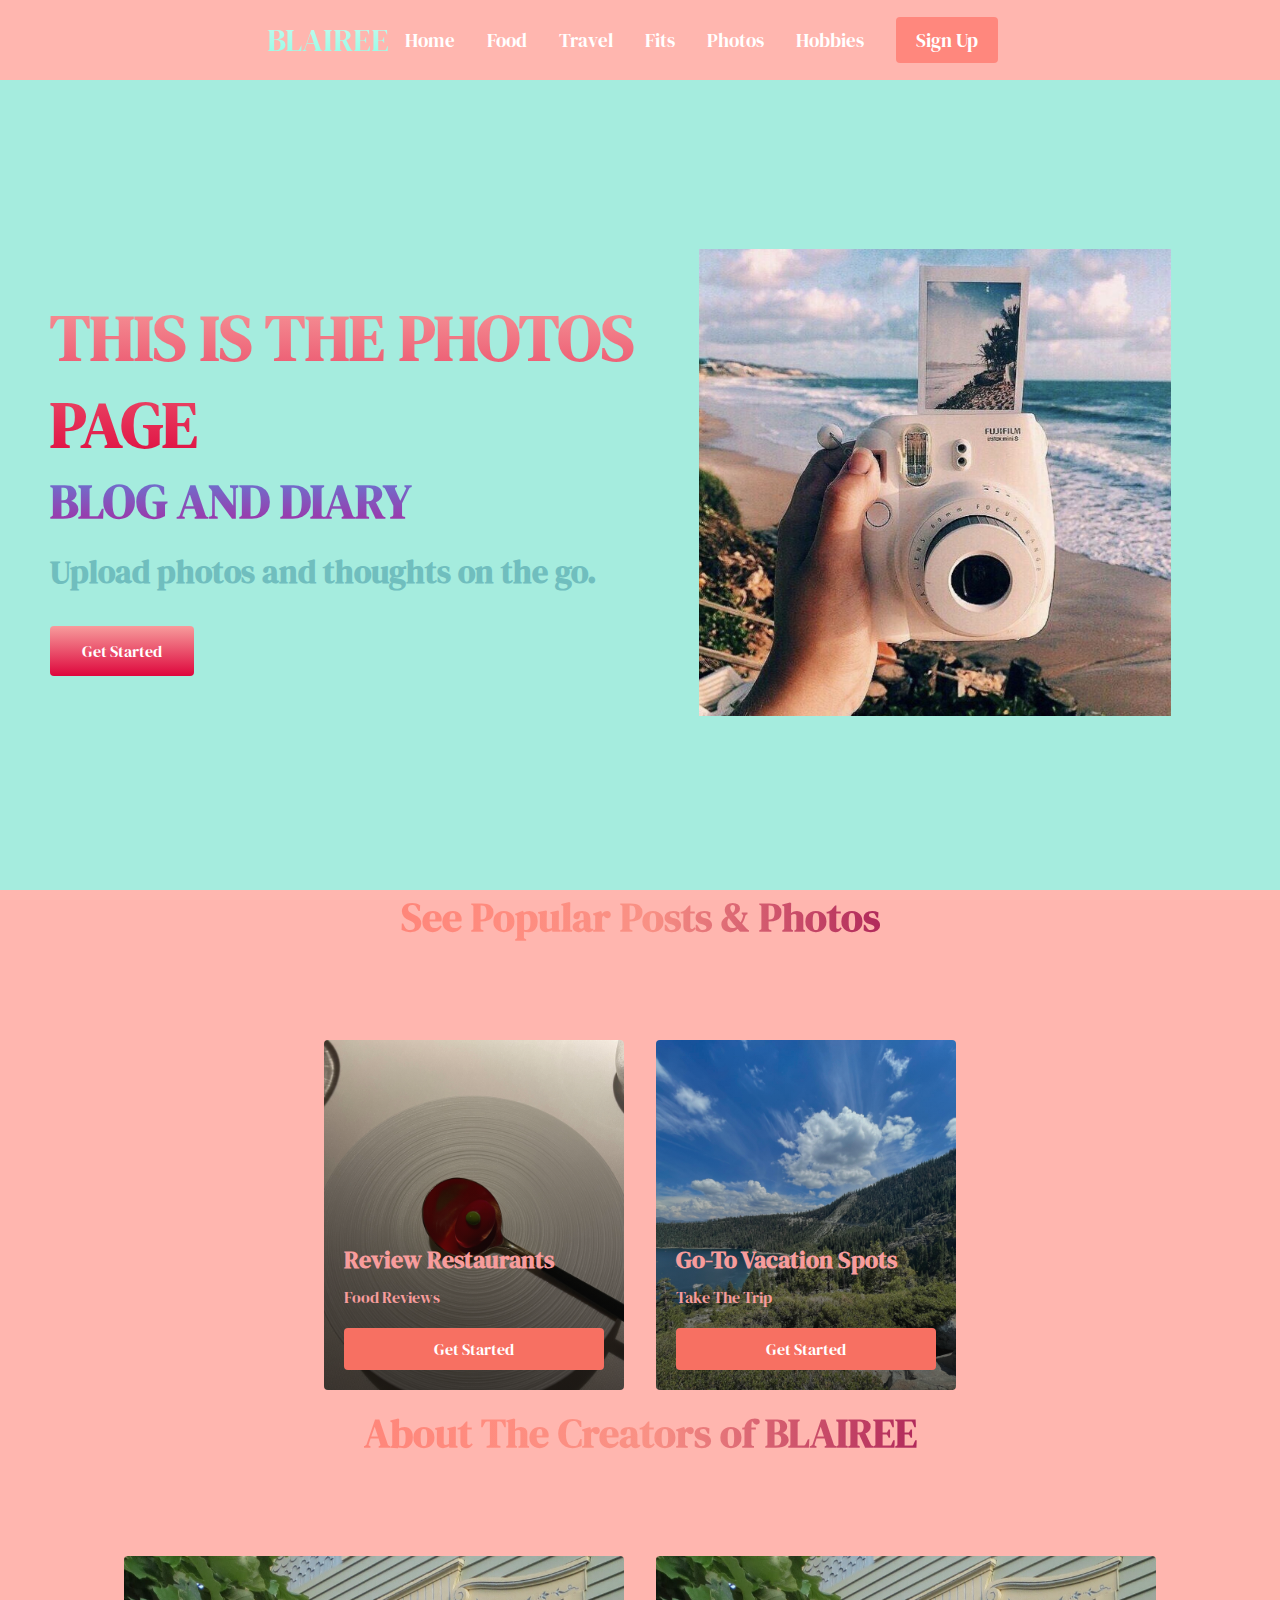
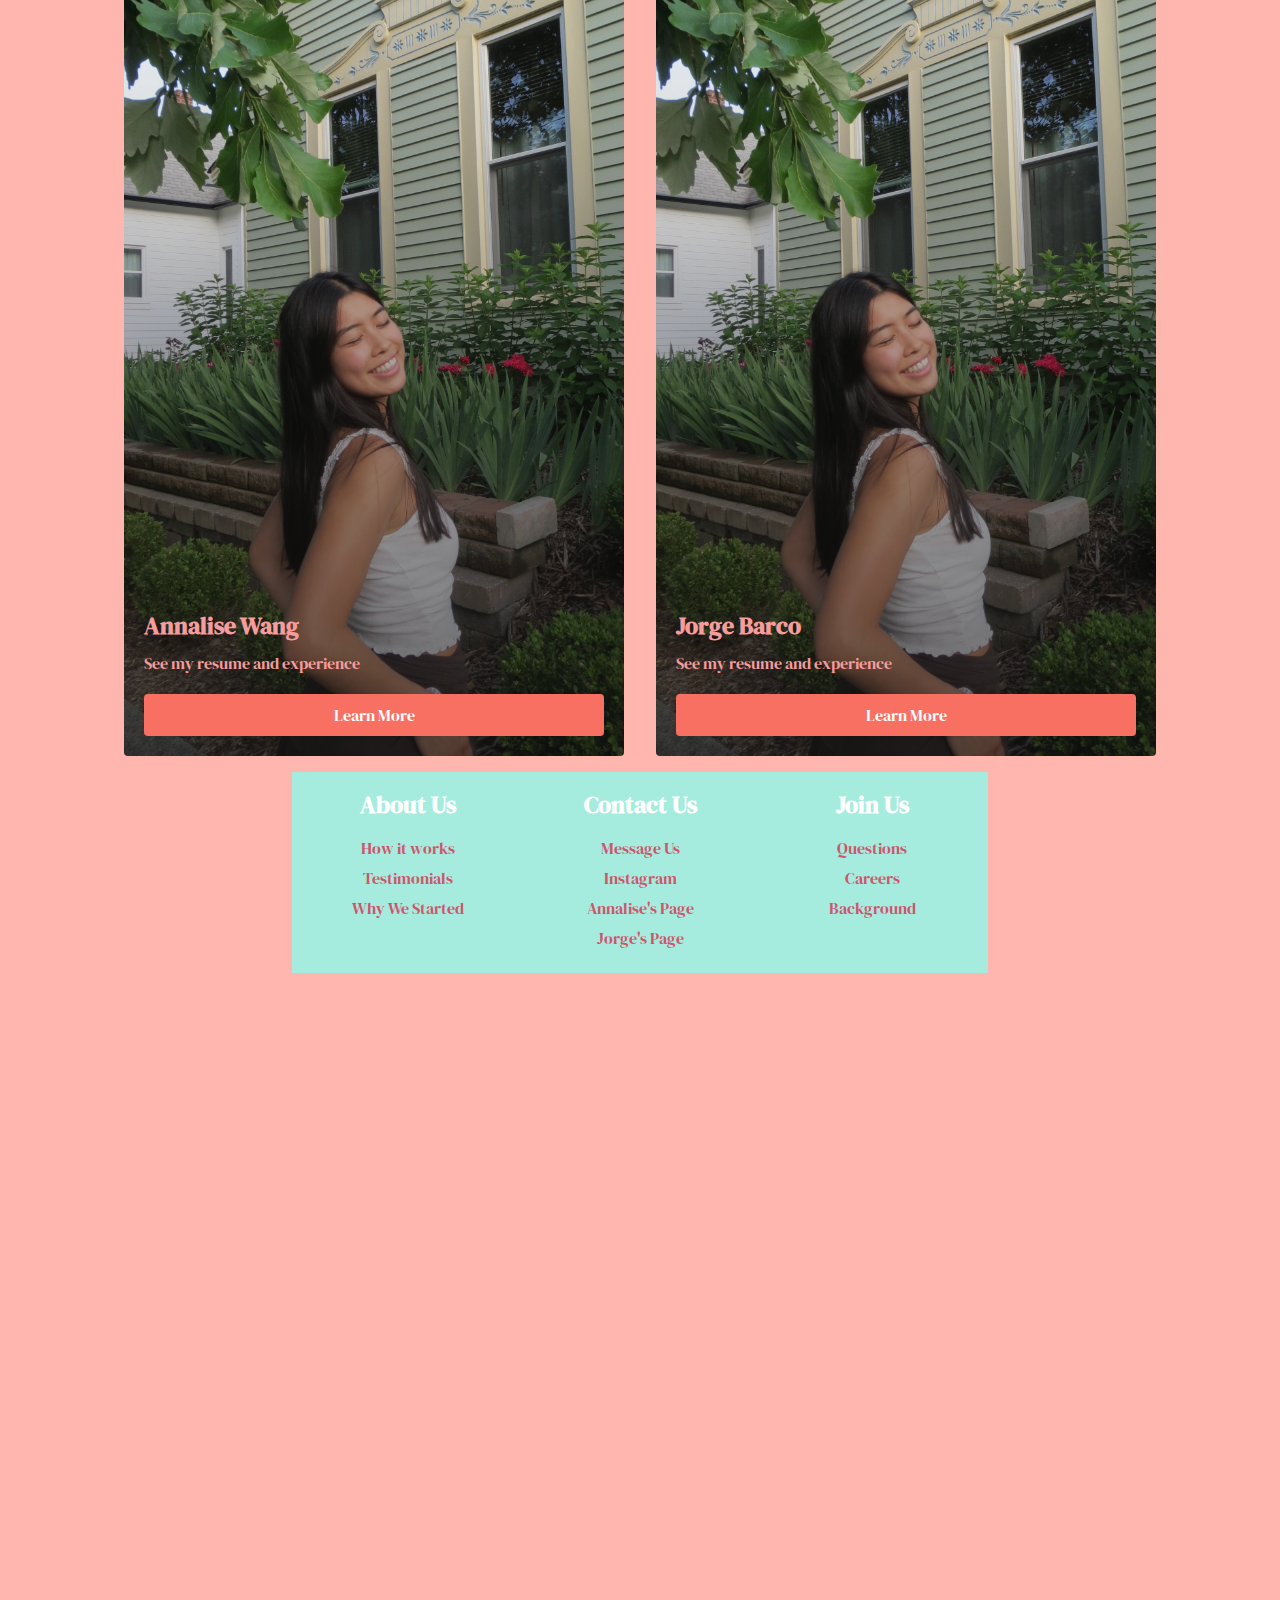
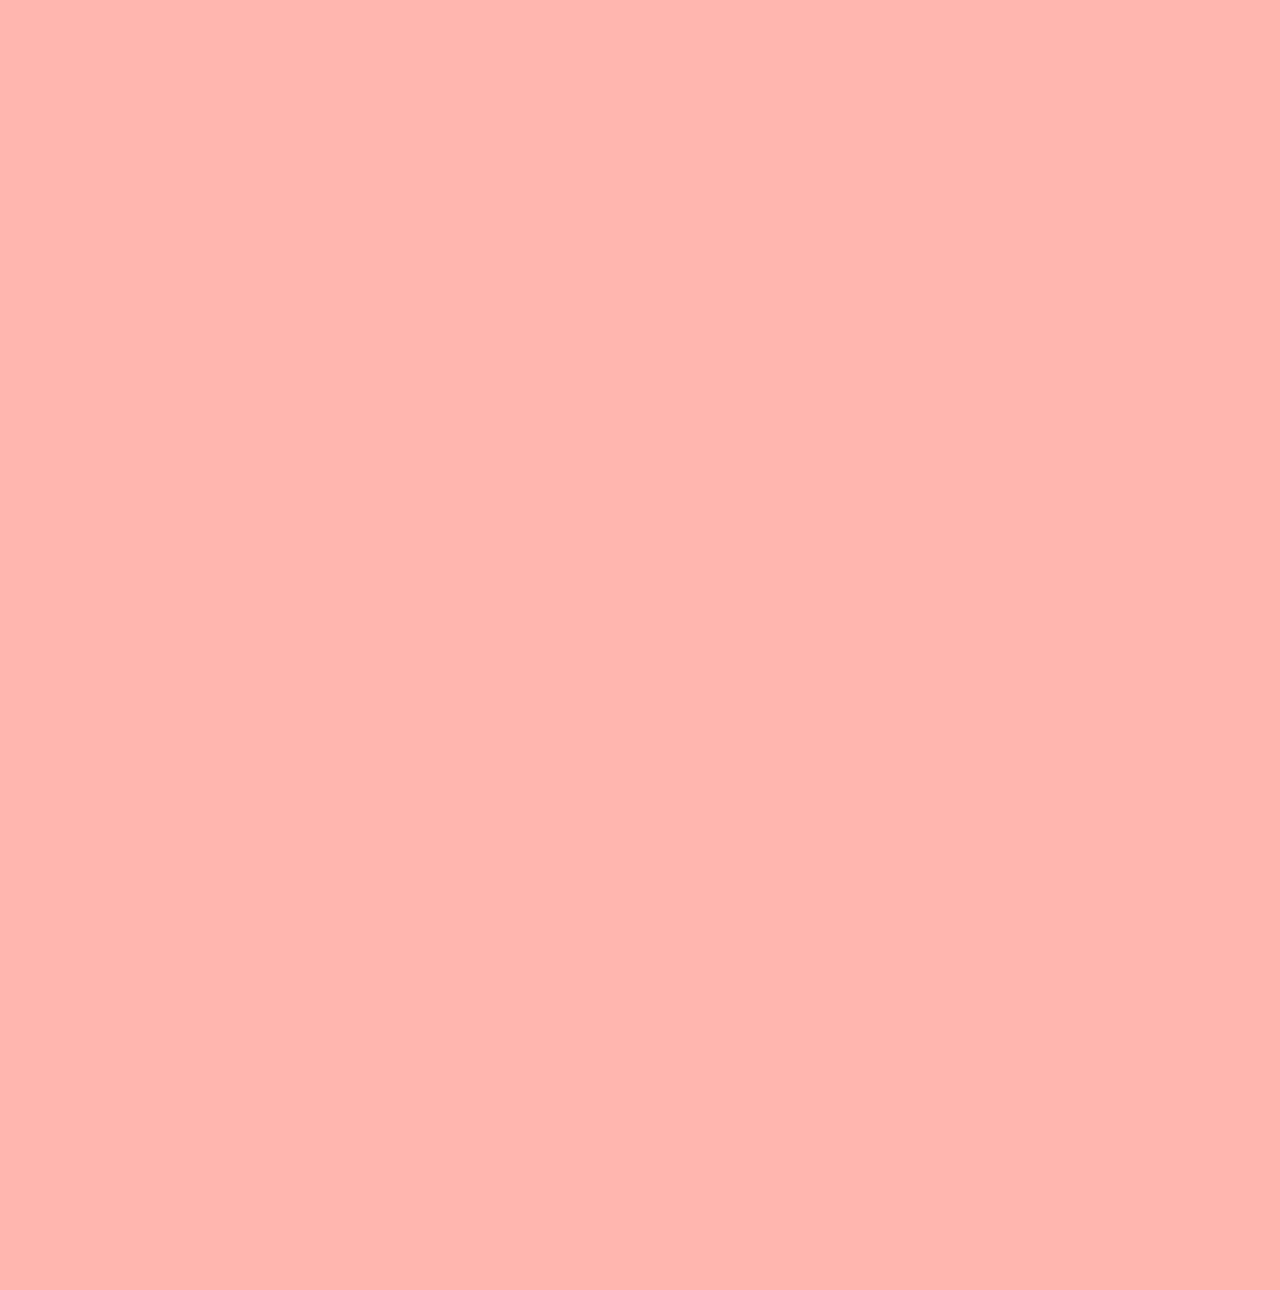
<file: photos.html>
<!DOCTYPE html>
<html lang="en">
    <head>
        <meta charset="UTF-8"/>
        <meta name="viewport" content="width=device-width, initial-scale=1.0"/>
        <title>BLAIREE Website</title>
        <link rel="stylesheet" href="styles.css"/>

        <link rel="preconnect" href="https://fonts.googleapis.com">
        <link rel="preconnect" href="https://fonts.gstatic.com" crossorigin>
        <link href="https://fonts.googleapis.com/css2?family=DM+Serif+Display:ital@0;1&display=swap"
         rel="stylesheet">
    </head>
    <body>
        <!-- Navbar Section-->
        <nav class="navbar">
            <div class="navbar__container">
                <a href="/" id="navbar__logo">BLAIREE</a>
                <div class="navbar__toggle" id="mobile-menu">
                    <span class="bar"></span>
                    <span class="bar"></span>
                    <span class="bar"></span>
                    <span class="bar"></span>
                    <span class="bar"></span>
                    <span class="bar"></span>
                </div>
                <ul class="navbar__menu">
                    <li class="navbar__item">
                        <a href="/" class="navbar__links">Home</a>
                    </li>
                    <li class="navbar__item">
                        <a href="/food.html" class="navbar__links">Food</a>
                    </li>
                    <li class="navbar__item">
                        <a href="/travel.html" class="navbar__links">Travel</a>
                    </li>
                    <li class="navbar__item">
                        <a href="/fits.html" class="navbar__links">Fits</a>
                    </li>
                    <li class="navbar__item">
                        <a href="/photos.html" class="navbar__links">Photos</a>
                    </li>
                    <li class="navbar__item">
                        <a href="/hobbies.html" class="navbar__links">Hobbies</a>
                    </li>
                    <li class="navbar__btn">
                        <a href="/" class="button">Sign Up</a>
                    </li>
                </ul>
            </div>
        </nav>

        <!-- Hero Section-->
         <div class = "main">
            <div class="main__container">
                <div class="main__content">
                    <h1>THIS IS THE PHOTOS PAGE</h1>
                    <h2>BLOG AND DIARY</h2>
                    <p>Upload photos and thoughts on the go.</p>
                
                    <button class="main__btn"><a href="/">Get Started</a>
                    </button>

                </div>
                <div class="main__img--container">
                    <img src="images/photopage.jpg" alt="pic" id="main__img">
                </div>

            </div>  
         </div>



         <!-- Services Section -->
          <div class="services">
            <h1>See Popular Posts & Photos</h1>
            <div class="services__container">
                <div class="services__card">
                    <h2>Review Restaurants</h2>
                    <p>Food Reviews</p>
                    <button>Get Started</button>
                </div>

                <div class="services__card">
                    <h2>Go-To Vacation Spots</h2>
                    <p>Take The Trip</p>
                    <button>Get Started</button>
                </div>
            </div>

        <!-- ABOUT ME SECTION?-->
        
        <!-- Services Section -->
        <div class="creator">
            <h1>About The Creators of BLAIREE</h1>
            <div class="creator__container">
                <div class="creator__card">
                    <h2>Annalise Wang</h2>
                    <p>See my resume and experience</p>
                    <button>Learn More</button>
                </div>

                <div class="creator__card">
                    <h2>Jorge Barco</h2>
                    <p>See my resume and experience</p>
                    <button>Learn More</button>
                </div>
            </div>

             <!-- Footer Section -->
        <div class="footer__container">
            <div class="footer__links">
                <div class="footer__link--wrapper">
                    <div class="footer__link--items">
                        <h2>About Us</h2>
                        <a href="/">How it works</a>
                        <a href="/">Testimonials</a>
                        <a href="/">Why We Started</a>
                    </div>

                    <div class="footer__link--items">
                        <h2>Contact Us</h2>
                        <a href="/">Message Us</a>
                        <a href="/">Instagram</a>
                        <a href="/">Annalise's Page</a>
                        <a href="/">Jorge's Page</a>
                    </div>

                    <div class="footer__link--items">
                        <h2>Join Us</h2>
                        <a href="/">Questions</a>
                        <a href="/">Careers</a>
                        <a href="/">Background</a>
                    </div>
                </div>
            </div>  
        </div>
        <script src = "app.js"></script>
    </body> 
</html>
</file>
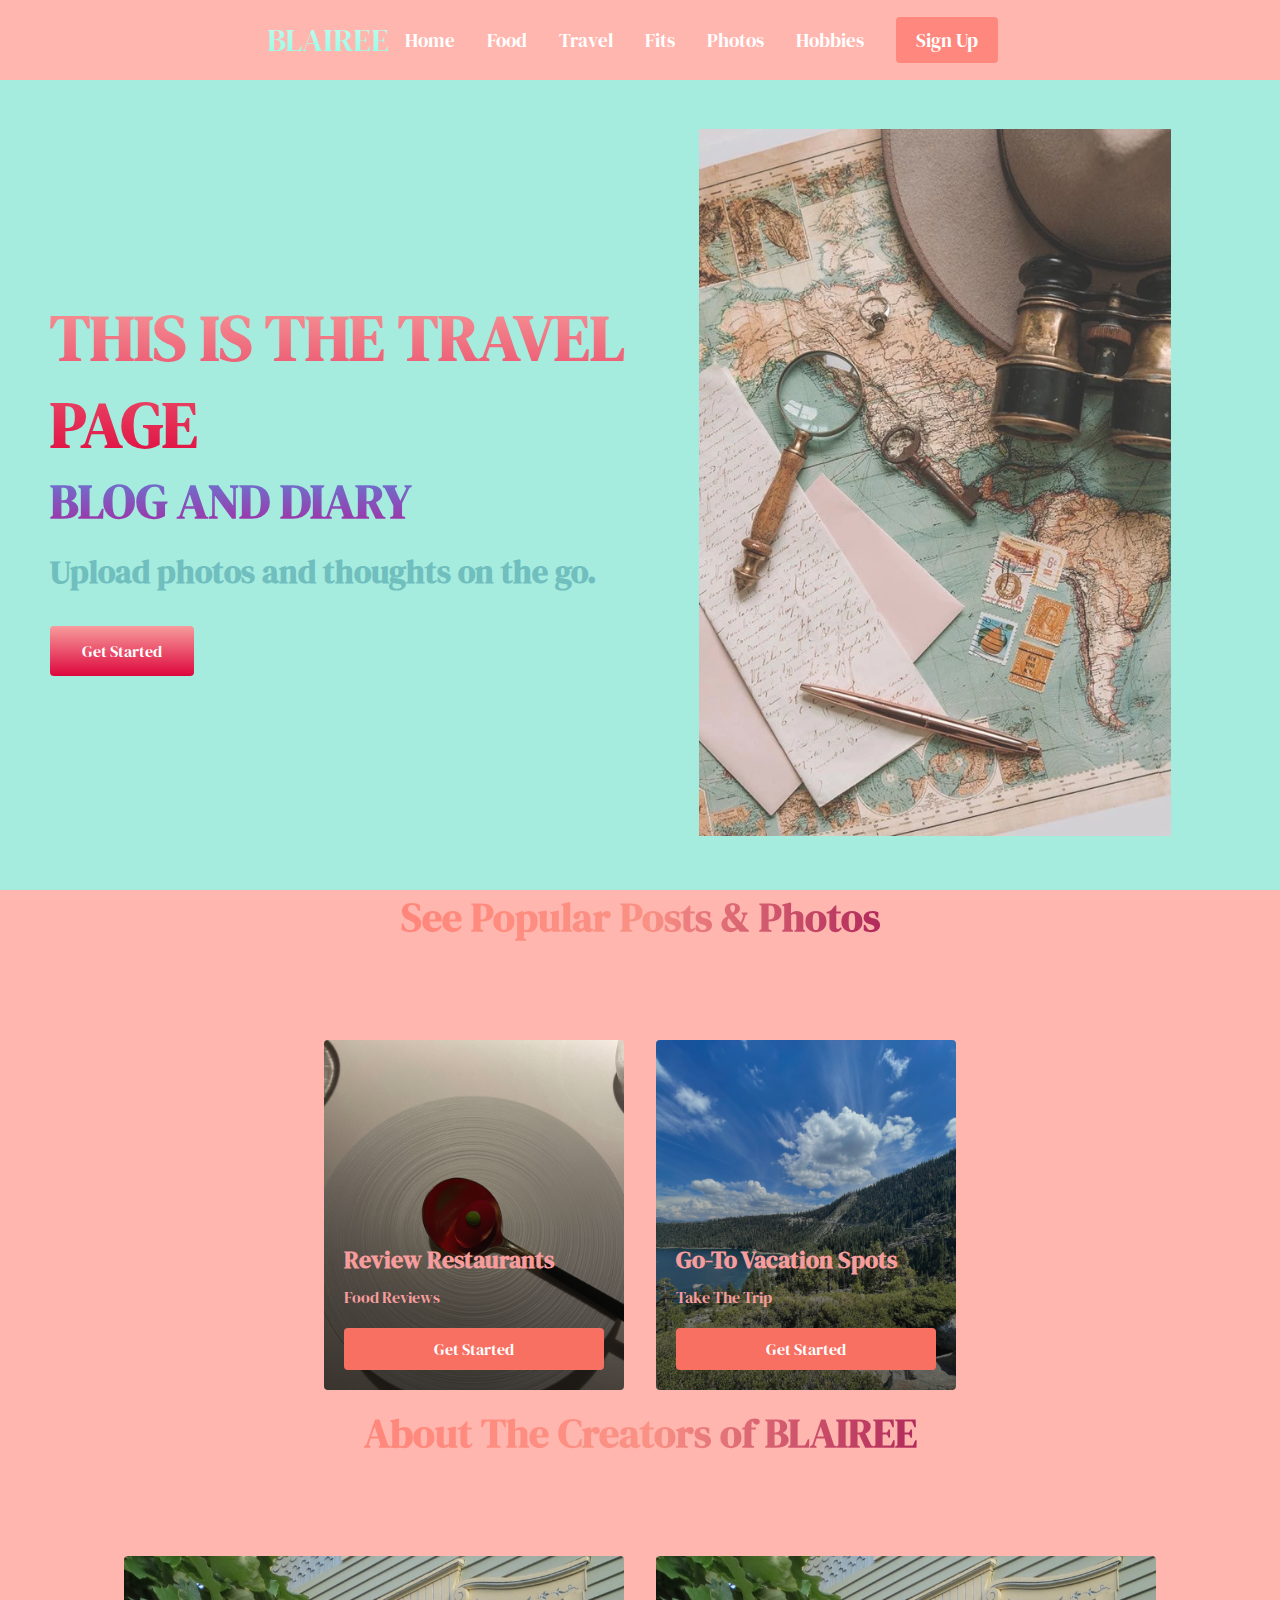
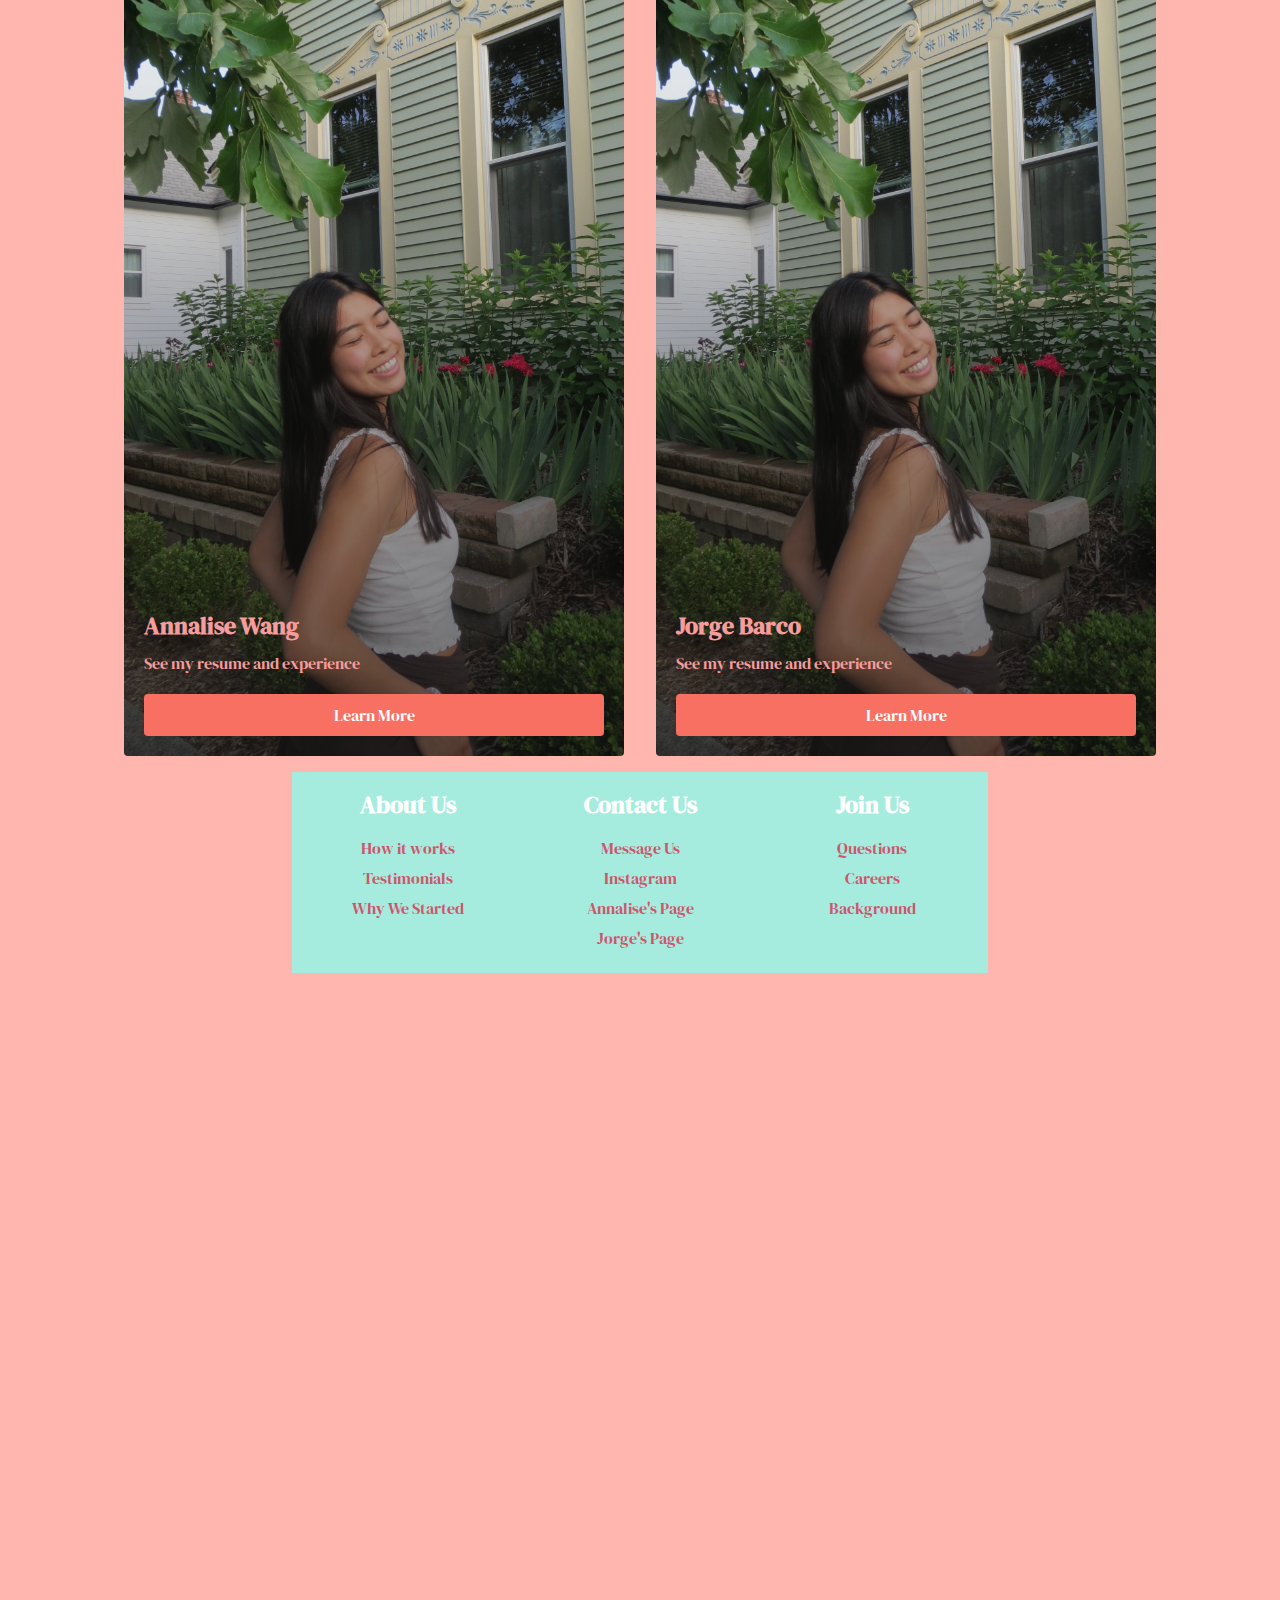
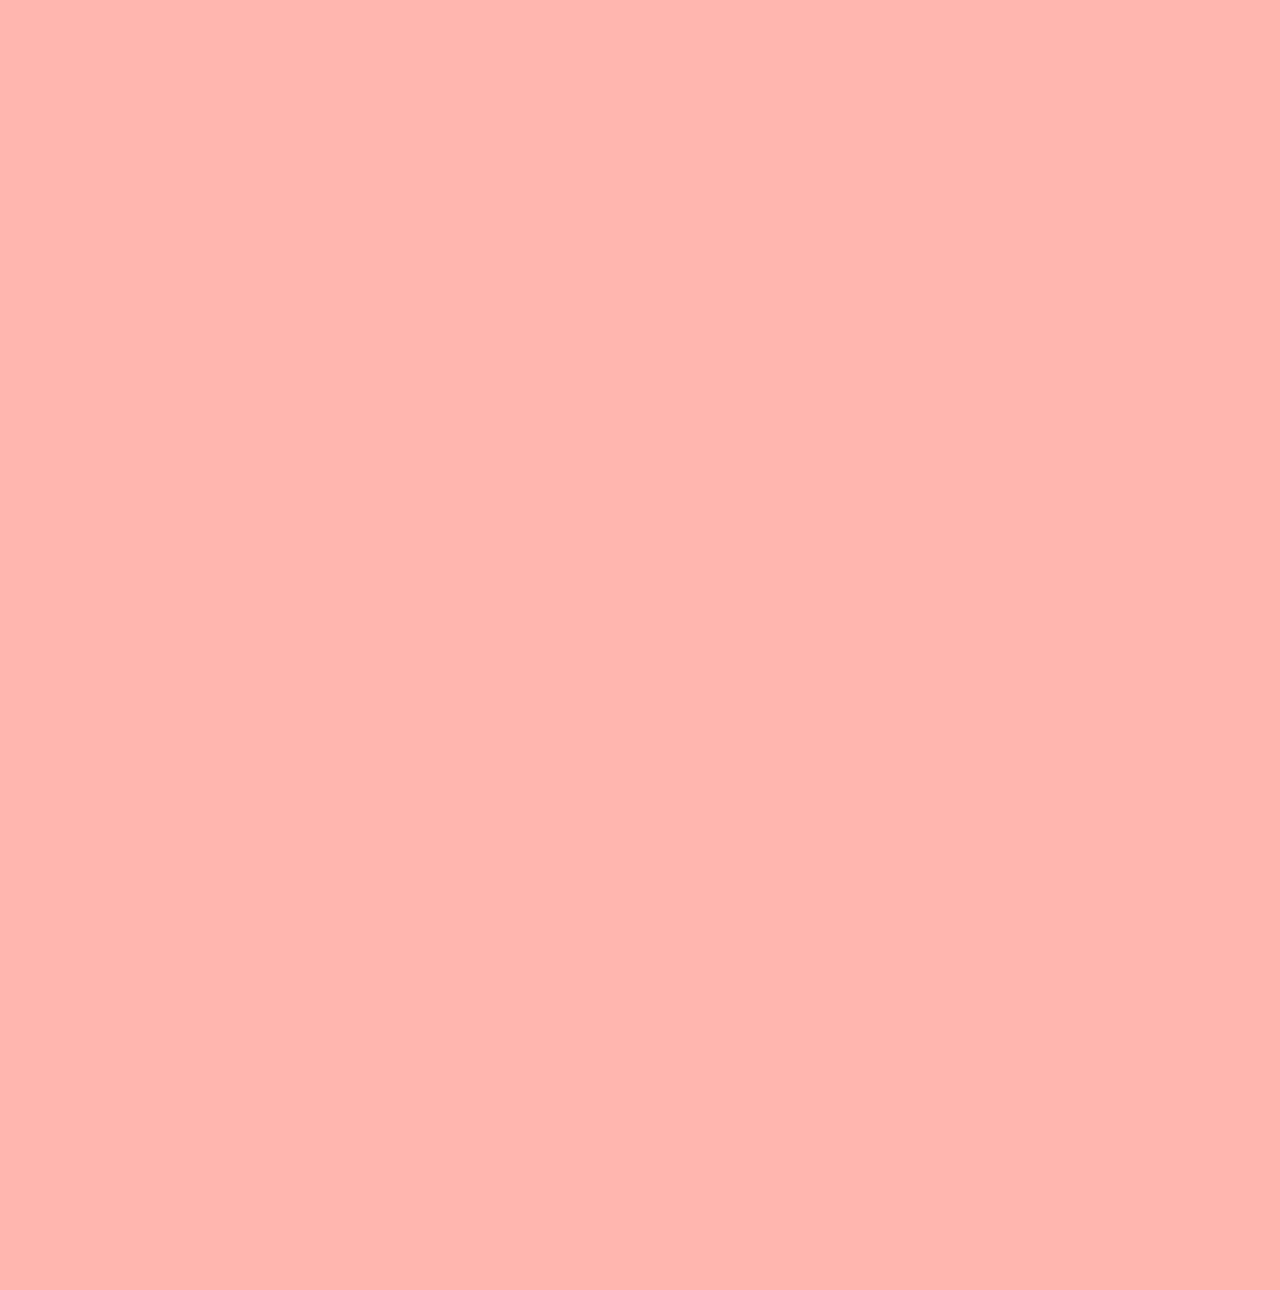
<file: travel.html>
<!DOCTYPE html>
<html lang="en">
    <head>
        <meta charset="UTF-8"/>
        <meta name="viewport" content="width=device-width, initial-scale=1.0"/>
        <title>BLAIREE Website</title>
        <link rel="stylesheet" href="styles.css"/>

        <link rel="preconnect" href="https://fonts.googleapis.com">
        <link rel="preconnect" href="https://fonts.gstatic.com" crossorigin>
        <link href="https://fonts.googleapis.com/css2?family=DM+Serif+Display:ital@0;1&display=swap"
         rel="stylesheet">
    </head>
    <body>
        <!-- Navbar Section-->
        <nav class="navbar">
            <div class="navbar__container">
                <a href="/" id="navbar__logo">BLAIREE</a>
                <div class="navbar__toggle" id="mobile-menu">
                    <span class="bar"></span>
                    <span class="bar"></span>
                    <span class="bar"></span>
                    <span class="bar"></span>
                    <span class="bar"></span>
                    <span class="bar"></span>
                </div>
                <ul class="navbar__menu">
                    <li class="navbar__item">
                        <a href="/" class="navbar__links">Home</a>
                    </li>
                    <li class="navbar__item">
                        <a href="/food.html" class="navbar__links">Food</a>
                    </li>
                    <li class="navbar__item">
                        <a href="/travel.html" class="navbar__links">Travel</a>
                    </li>
                    <li class="navbar__item">
                        <a href="/fits.html" class="navbar__links">Fits</a>
                    </li>
                    <li class="navbar__item">
                        <a href="/photos.html" class="navbar__links">Photos</a>
                    </li>
                    <li class="navbar__item">
                        <a href="/hobbies.html" class="navbar__links">Hobbies</a>
                    </li>
                    <li class="navbar__btn">
                        <a href="/" class="button">Sign Up</a>
                    </li>
                </ul>
            </div>
        </nav>

        <!-- Hero Section-->
         <div class = "main">
            <div class="main__container">
                <div class="main__content">
                    <h1>THIS IS THE TRAVEL PAGE</h1>
                    <h2>BLOG AND DIARY</h2>
                    <p>Upload photos and thoughts on the go.</p>
                
                    <button class="main__btn"><a href="/">Get Started</a>
                    </button>

                </div>
                <div class="main__img--container">
                    <img src="images/travelpage.webp" alt="pic" id="main__img">
                </div>

            </div>  
         </div>



         <!-- Services Section -->
          <div class="services">
            <h1>See Popular Posts & Photos</h1>
            <div class="services__container">
                <div class="services__card">
                    <h2>Review Restaurants</h2>
                    <p>Food Reviews</p>
                    <button>Get Started</button>
                </div>

                <div class="services__card">
                    <h2>Go-To Vacation Spots</h2>
                    <p>Take The Trip</p>
                    <button>Get Started</button>
                </div>
            </div>

        <!-- ABOUT ME SECTION?-->
        
        <!-- Services Section -->
        <div class="creator">
            <h1>About The Creators of BLAIREE</h1>
            <div class="creator__container">
                <div class="creator__card">
                    <h2>Annalise Wang</h2>
                    <p>See my resume and experience</p>
                    <button>Learn More</button>
                </div>

                <div class="creator__card">
                    <h2>Jorge Barco</h2>
                    <p>See my resume and experience</p>
                    <button>Learn More</button>
                </div>
            </div>

             <!-- Footer Section -->
        <div class="footer__container">
            <div class="footer__links">
                <div class="footer__link--wrapper">
                    <div class="footer__link--items">
                        <h2>About Us</h2>
                        <a href="/">How it works</a>
                        <a href="/">Testimonials</a>
                        <a href="/">Why We Started</a>
                    </div>

                    <div class="footer__link--items">
                        <h2>Contact Us</h2>
                        <a href="/">Message Us</a>
                        <a href="/">Instagram</a>
                        <a href="/">Annalise's Page</a>
                        <a href="/">Jorge's Page</a>
                    </div>

                    <div class="footer__link--items">
                        <h2>Join Us</h2>
                        <a href="/">Questions</a>
                        <a href="/">Careers</a>
                        <a href="/">Background</a>
                    </div>
                </div>
            </div>  
        </div>
        <script src = "app.js"></script>
    </body> 
</html>
</file>
<file: styles.css>
* {
    box-sizing: border-box;
    margin: 0;
    padding: 0;
    font-family: 'DM Serif Display', sans-serif;
}


.navbar {
    background: #ffb6af;
    height: 80px;
    display: flex;
    justify-content: center;
    align-items: center;
    font-size: 1.2rem;
    position: sticky;
    top: 0;
    z-index: 999;
}

.navbar__container {
    display: flex;
    justify-content: space-between;
    height: 80px;
    z-index: 100%;
    max-width: 1300px;
    margin: 0 auto;
    padding: 0 50px;
}

#navbar__logo {
    background-color: #FF877D;
    background-image: linear-gradient(to top, #75ffe3 0%, #e3f7f1 100%);
    background-size: 100%;
    -webkit-background-clip: text;
    -moz-background-clip: text;
    -webkit-text-fill-color: transparent;
    -moz-text-fill-color: transparent;
    display: flex;
    align-items: center;
    cursor: pointer;
    text-decoration: none;
    font-size: 2rem;

}   

.fa-gem {
    margin-right: 0.5rem;
}

.navbar__menu {
    display: flex;
    align-items: center;
    list-style: none;
    text-align: center;
}

.navbar__item {
    height: 80px;
}

.navbar__links {
    color: #fff;
    display: flex;
    align-items: center;
    justify-content: center;
    text-decoration: none;
    padding: 0 1rem;
    height: 100%;
}

.navbar__btn {
    display: flex;
    justify-content: center;
    align-items: center;
    padding: 0 1rem;
    width: 100%;
}

.button {
    display: flex;
    justify-content: center;
    align-items: center;
    text-decoration: none;
    padding: 10px 20px;
    height: 100%;
    width: 100%;
    border: none;
    outline: none;
    border-radius: 4px;
    background: #FF877D;
    color: #fff;

}

.button:hover {
    background-color: #86f9e4;
    transition: all 0.3 ease;
}

.navbar__links:hover {
    color: #FF877D;
    transition: all 0.3 ease;
}

@media screen and (max-width: 0px) {
    .navbar__container {
        display: flex;
        justify-content: space-between;
        height: 80px;
        z-index: 1;
        width: 100%;
        max-width: 1300px;
        padding: 0;
    }

    .navbar__menu {
        display: grid;
        grid-template-columns: auto;
        margin: 0;
        width: 100%;
        position: absolute;
        top: -1000px;
        opacity: 0;
        transition: all 0.5s ease;
        height: 50vh;
        z-index: -1;
        background: #131313;
    }

    .navbar__menu.active {
        background: #5ec19d;
        top: 100%;
        opacity:1;
        transition: all 0.5s ease;
        z-index: 99;
        height: 100vh;
        font-size: 1.6rem;
    }

    #navbar__logo {
        padding-left: 25px;
    }

    .navbar__toggle .bar {
        width: 25px;
        height: 3px;
        margin: 5px auto;
        transition: all 0.3s ease-in-out;
        background-color: #fff;
    }

    .navbar__item {
        width: 100%;
    }

    .navbar__links {
        text-align: center;
        padding: 2rem;
        width: 100%;
        display: table;
    }

    #mobile-menu {
        position: absolute;
        top: 20%;
        right: 5%;
        transform: translate(5%, 20%);
    }

    .navbar__btn {
        padding-bottom: 2rem;
    }

    .button {
        display: flex;
        justify-content: center;
        align-items: center;
        width: 80%;
        height: 80px;
        margin: 0;
    }

    .navbar__toggle .bar {
        display: block;
        cursor: pointer;
    }

    #mobile-menu.is-active .bar:nth-child(2) {
        opacity: 0;
    }

    #mobile-menu.is-active .bar:nth-child(1) {
        transform: translateY(8px) rotate(45deg);
    }

    #mobile-menu.is-active .bar:nth-child(3) {
        transform: translateY(-8px) rotate(-45deg);
    }

}

/* SIGN UP LOG IN FORM */





/* ICONS */ 



.icons__container {
    display: flex;
    justify-content: space-between;
    height: 80px;
    z-index: 100%;
    max-width: 1300px;
    margin: 0 auto;
    padding: 0 50px;
}

.icons__menu {
    display: flex;
    align-items: center;
    justify-content: center;
    list-style: none;
    text-align: center;
    gap: 20px; 
}


.icons__item {
    margin: 1rem;
    height: 80px;
    width: 80px;
    border-radius: 4px;
    background-size: cover;
    position: relative;
    display: flex;
    flex-direction: column-reverse;
    justify-content: flex-end;
    align-items: center;
    box-sizing: border-box;
}


.icons__item:hover {
    transform: scale(1.075);
    transition: 0.2s ease-in;
    cursor: pointer;
}




.icons__links:hover {
    transform: scale(1.25);
    color: #75ffe3;
    transition: all 0.3 ease;
}


.icons__links {
    display: flex;
    flex-direction: column; /* Ensures text is above image */
    align-items: center;
    text-decoration: none;
    color: #ff8177;
    padding: 2rem;
    transition: transform 0.2s ease-in, color 0.3s ease;
}


.icons__item {
    margin: 1rem;
    /* have to change the size for the images depending on what we want */
    height: 40px;
    width: 40px;
    border-radius: 4px;
    background-image: 
    url('/images/foodicon.png');
    background-size: cover;
    position: relative;
    color: #fff;
    display: flex;
    flex-direction: column;
    justify-content: flex-end;
    padding: 50px;
    box-sizing: border-box;
}

.icons__item:nth-child(2) {
    background-image:
    url('/images/travelicon.png');
}

.icons__item:nth-child(3) {
    background-image:
    url('/images/fiticon.png');
}

.icons__item:nth-child(4) {
    background-image:
    url('/images/photoicon.png');
}

.icons__item:nth-child(5) {
    background-image: 
    url('/images/hobbyicon.png');
}













/* MAIN */ 

.main {
    background-color: #ffb6af;
}

.main__container {
    display: grid;
    grid-template-columns: 1fr 1fr;
    align-items: center;
    justify-self: center;
    margin: 0 auto;
    height: 90vh;
    background-color: #a5ecde;
    z-index: 1;
    width: 100%;
    max-width: 1300px;
    padding: 0 50px;
}

.main__content h1 {
    font-size: 4rem;
    background-color: #e25d53;
    background-image: linear-gradient(to top, #de063c, #f79c9c);
    -webkit-background-clip: text;
    -moz-background-clip: text;
    -webkit-text-fill-color: transparent;
    -moz-text-fill-color: transparent;
}

.main__content h2 {
    font-size: 3rem;
    background-color: #e25d53;
    background-image: linear-gradient(to top, #ab249e, #5e85da);
    -webkit-background-clip: text;
    -moz-background-clip: text;
    -webkit-text-fill-color: transparent;
    -moz-text-fill-color: transparent;
}

.main__content p {
    margin-top: 1rem;
    font-size: 2rem;
    font-weight: 700;
    color: #70bebe
}

.main__btn {
    font-size: 1rem;
    background-image: linear-gradient(to top, #de063c 0% , #f79c9c 100%);
    padding: 14px 32px;
    border: none;
    border-radius: 4px;
    color: #fff;
    margin-top: 2rem;
    cursor: pointer;
    position: relative;
    transition: all 0.35s;
    outline: none;
}   

.main__btn a {
    position: relative;
    z-index: 2;
    color: #fff;
    text-decoration: none;
}

.main__btn:after {
    position: absolute;
    content: '';
    top: 0;
    left: 0;
    width: 0;
    height: 100%;
    background: #75ffe3;
    transition: all 0.35s;
    border-radius: 4px;
}

.main__btn:hover {
    color: #fff;
}


.main__btn:hover:after {
    width: 100%
}

.main__img--container {
    text-align: center;
}

#main__img {
    height: 80%;
    width: 80%;
}

/* Mobile Responsive */

@media screen and (max-width: 0px) {
    .main__container {
        display: grid;
        grid-template-columns: auto;
        align-items: center;
        justify-self: center;
        width: 100%;
        margin: 0 auto;
        height: 90vh;
    }

    .main__content h1 {
        font-size: 2.5 rem;
        margin-top: 2rem;
    }

    .main__content h2 {
        font-size: 3rem;
    }

    .main__content p {
        margin-top: 1rem;
        font-size:1.5rem;
    }
    
}


@media screen and (max-width: 0px) {

    .main__content h1 {
        font-size: 2 rem;
        margin-top: 3 rem;
    }

    .main__content h2 {
        font-size: 2 rem;
    }

    .main__content p {
        margin-top: 2 rem;
        font-size:1.5 rem;
    }

    .main__btn {
        padding: 12px 36px;
        margin: 2.5rem 0;
    }
    
}
/* services section css */
.services {
    background: #ffb6af;
    display: flex;
    flex-direction: column;
    align-items: center;
    /* change the background height color*/
    height: 400vh;
}

.services h1 {
    background-color: #d5fff7;
    background-image: linear-gradient(
        to right,
        #ff8177 0%,
        #ff867a 0%,
        #ff8c7f 21%,
        #f99185 52%,
        #cf556c 78%, 
        #b12a5b 100%
    );
    background-size: 100%;
    margin-bottom: 5rem;
    font-size: 2.5rem;
    -webkit-background-clip: text;
    -moz-background-clip: text;
    -webkit-text-fill-color: transparent;
    -moz-text-fill-color: transparent;
}

.services__container {
    display: flex;
    justify-content: center;
    flex-wrap: wrap;
}

.services__card {
    margin: 1rem;
    /* have to change the size for the images depending on what we want */
    height: 350px;
    width: 300px;
    border-radius: 4px;
    background-image: linear-gradient(
        to bottom, 
        rgba(0,0,0,0) 0%,
        rgba(17,17,17,0.6) 100%
    ),
    url('/images/popularFood.jpg');
    background-size: cover;
    position: relative;
    color: #f79c9c;
    display: flex;
    flex-direction: column;
    justify-content: flex-end;
    padding: 20px;
    box-sizing: border-box;
}

.services__card:nth-child(2) {
    /* height: 300px;
    width: 300px; */
    background-image: linear-gradient(
        to bottom, 
        rgba(0,0,0,0) 0%,
        rgba(17,17,17,0.6) 100%
    ),
    url('/images/popularTravel.jpg');
}

.services__card:nth-child(3) {
    background-image: linear-gradient(
        to bottom, 
        rgba(0,0,0,0) 0%,
        rgba(17,17,17,0.6) 100%
    ),
    url('/images/fitsphoto.jpg');
    /* height: 300px;
    width: 200px; */
}

.services__card:nth-child(4) {
    background-image: linear-gradient(
        to bottom, 
        rgba(0,0,0,0) 0%,
        rgba(17,17,17,0.6) 100%
    ),
    url('/images/photoPhoto.jpg');
    /* height: 300px;
    width: 250px; */
}

.services__card:nth-child(5) {
    background-image: linear-gradient(
        to bottom, 
        rgba(0,0,0,0) 0%,
        rgba(17,17,17,0.6) 100%
    ),
    url('/images/hobbyphoto.jpg');
    height: 300px;
    width: 500px;
}

.services h2 {
    margin: 0;
    padding: 0;
}

.services__card p {
    margin: 0;
    padding: 10px 0;
}

.services__card button {
    color: #fff;
    padding: 10px 20px;
    border: none;
    outline: none;
    border-radius: 4px;
    background: #f77062;
    font-size: 1rem;
    cursor: pointer;
    margin-top: 10px;
}

.services__card:hover {
    transform: scale(1.075);
    transition: 0.2s ease-in;
    cursor: pointer;
}

@media screen and (max-width: 0px) {
    .services {
        height: 1600px;
    }

    .services h1 {
        font-size: 2rem;
        margin-top: 12rem;
    }
}

@media screen and (max-width: 0px) {
    .services {
        height: 1400px;
    }

    .services h1 {
        font-size: 1.2rem;
    }

    .services__card {
        width: 300px;
    }
}





/* About Me Section */ 

.creator {
    background: #ffb6af;
    display: flex;
    flex-direction: column;
    align-items: center;
    height: 800vh;
}

.creator h1 {
    background-color: #d5fff7;
    background-image: linear-gradient(
        to right,
        #ff8177 0%,
        #ff867a 0%,
        #ff8c7f 21%,
        #f99185 52%,
        #cf556c 78%, 
        #b12a5b 100%
    );
    background-size: 100%;
    margin-bottom: 5rem;
    font-size: 2.5rem;
    -webkit-background-clip: text;
    -moz-background-clip: text;
    -webkit-text-fill-color: transparent;
    -moz-text-fill-color: transparent;
}

.creator__container {
    display: flex;
    justify-content: center;
    flex-wrap: wrap;
}

.creator__card {
    margin: 1rem;
    /* have to change the size for the images depending on what we want */
    height: 800px;
    width: 500px;
    border-radius: 4px;
    background-image: linear-gradient(
        to bottom, 
        rgba(0,0,0,0) 0%,
        rgba(17,17,17,0.6) 100%
    ),
    url('/images/creator.jpg');
    background-size: cover;
    position: relative;
    color: #f79c9c;
    display: flex;
    flex-direction: column;
    justify-content: flex-end;
    padding: 20px;
    box-sizing: border-box;
}
/* 
.creator__card:nth-child(2) {
    background-image: linear-gradient(
        to bottom, 
        rgba(0,0,0,0) 0%,
        rgba(17,17,17,0.6) 100%
    ),
    url('/images/creator1.jpg');
} */

.creator h2 {
    margin: 0;
    padding: 0;
}

.creator__card p {
    margin: 0;
    padding: 10px 0;
}

.creator__card button {
    color: #fff;
    padding: 10px 20px;
    border: none;
    outline: none;
    border-radius: 4px;
    background: #f77062;
    font-size: 1rem;
    cursor: pointer;
    margin-top: 10px;
}

.creator__card:hover {
    transform: scale(1.2);
    transition: 0.2s ease-in;
    cursor: pointer;
}

@media screen and (max-width: 960px) {
    .creator {
        height: 1600px;
    }

    .creator h1 {
        font-size: 2rem;
        margin-top: 12rem;
    }
}



@media screen and (max-width: 0px) {
    
    .creator {
        height: 1600px;
    }

    .creator h1 {
        font-size: 1.2rem;
    }

    .creator__card {
        width: 90%;
        height: auto;
        
    }
}

/* Footer CSS */


.footer__container  {
    background-color: #a5ecde;
    padding: 5rem 3;
    display: flex;
    flex-direction: column;
    justify-content: center;
    align-items: center;
}

#footer__logo {
    color: #f79c9c;
    display: flex;
    align-items: center;
    cursor:pointer;
    text-decoration: none;
    font-size: 2rem;
}

.footer__links {
    width: 100%;
    max-width:  800px;
    display: flex;
    justify-content: center;
    flex-wrap: wrap
}

.footer__link--wrapper {
    display: flex;
    width: 100%px;
    justify-content: center;
    flex-wrap: wrap;
}

.footer__link--items {
    display: flex;
    flex-direction: column;
    /* centers the thing w align-items */
    align-items: center;
    margin: 16px;
    text-align: left;
    width: 200px;
    box-sizing: border-box;
}

.footer__link--items h2 {
    margin-bottom: 16px;

}

.footer__link--items > h2 {
    color: #fff;
}

.footer__link--items a {
    color: #cf556c;
    text-decoration: none;
    margin-bottom: 0.5rem;
}

.footer__link--items a:hover {
    color: #fff;
    transition: 0.3s ease-out;
}
</file>
